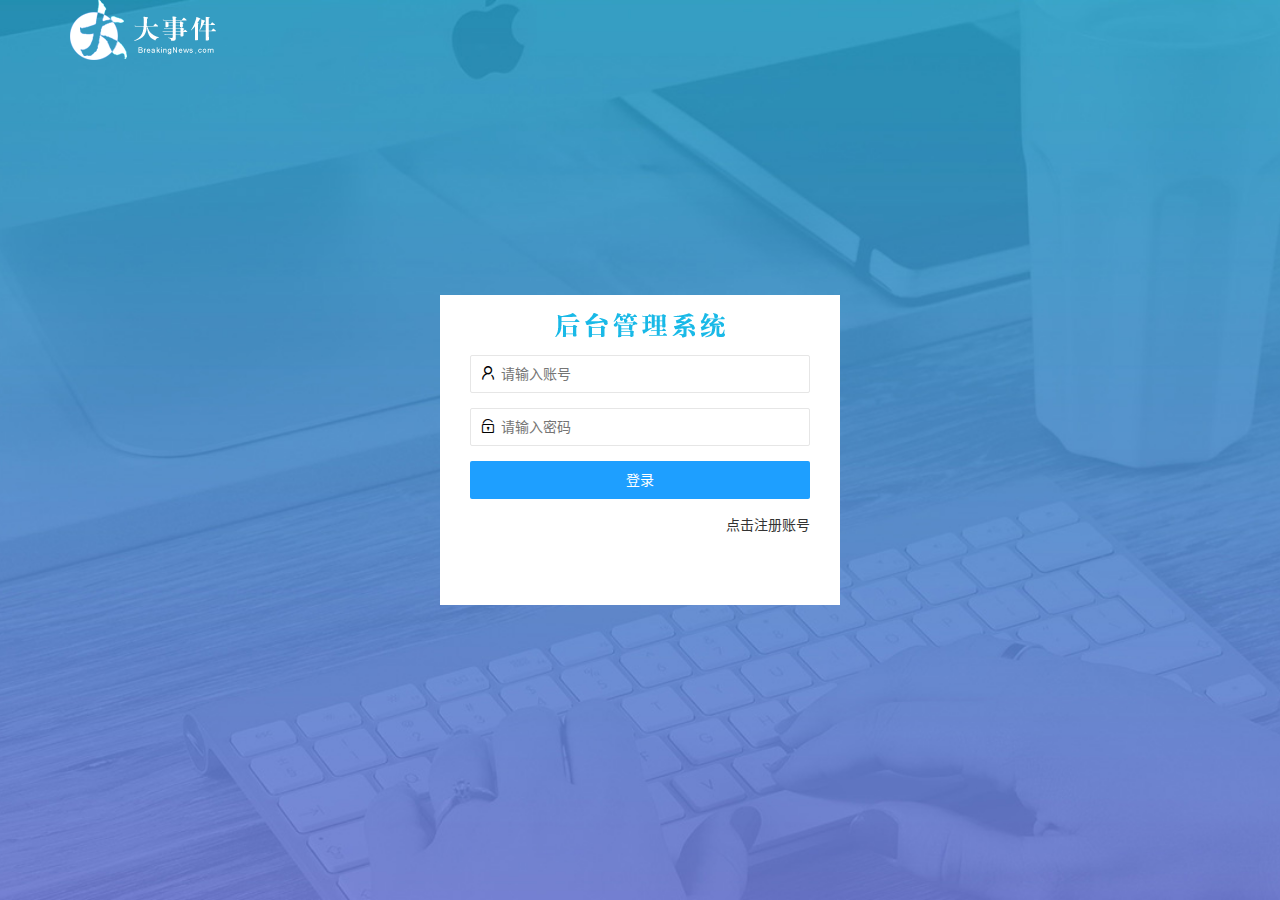
<file: login.html>
<!DOCTYPE html>
<html lang="zh-CN">

<head>
    <meta charset="UTF-8">
    <meta name="viewport" content="width=device-width, initial-scale=1.0">
    <title>大事件-登录/注册</title>
    <link rel="stylesheet" href="/assets/lib/layui/css/layui.css">
    <link rel="stylesheet" href="/assets/css/login.css">
</head>

<body>
    <!-- logo -->
    <div class="layui-main">
        <img src="/assets/images/logo.png">
    </div>
    <!-- 登录注册区域 -->
    <div class="loginAndRegBox">
        <div class="title-box"></div>
        <!-- 登录的div -->
        <div class="login-box">
            <form class="layui-form" action="" id="form_login">
                <div class="layui-form-item">
                    <i class="layui-icon layui-icon-username"></i>
                    <input type="text" name="username" required lay-verify="required" placeholder="请输入账号"
                        autocomplete="off" class="layui-input">
                </div>
                <div class="layui-form-item">
                    <i class="layui-icon layui-icon-password"></i>
                    <input type="text" name="password" required lay-verify="required|pwd" placeholder="请输入密码"
                        autocomplete="off" class="layui-input">
                </div>
                <div class="layui-form-item">
                    <button type="submit" class="layui-btn layui-btn-fluid layui-btn-normal" lay-submit
                        lay-filter="formDemo">登录</button>
                </div>
                <div class="layui-form-item">
                    <a href='Javascript:;' id="lik_reg">点击注册账号</a>
                </div>
            </form>

        </div>

        <!-- 注册的div -->
        <div class="reg-box" style="display: none;">
            <form class="layui-form" id="form_reg">
                <!-- 用户名 -->
                <div class="layui-form-item">
                    <i class="layui-icon layui-icon-username"></i>
                    <input type="text" name="username" required lay-verify="required" placeholder="请输入账号"
                        autocomplete="off" class="layui-input">
                </div>
                <!-- 密码 -->
                <div class="layui-form-item">
                    <i class="layui-icon layui-icon-password"></i>
                    <input type="text" name="password" required lay-verify="required|pwd" placeholder="请输入密码"
                        autocomplete="off" class="layui-input">
                </div>
                <!-- 确认密码 -->
                <div class="layui-form-item">
                    <i class="layui-icon layui-icon-password"></i>
                    <input type="" name="repassword" required lay-verify="required|pwd|repwd" placeholder="请确认密码"
                        autocomplete="off" class="layui-input">
                </div>
                <div class="layui-form-item">
                    <button type="submit" class="layui-btn layui-btn-fluid layui-btn-normal" lay-submit
                        lay-filter="formDemo">注册</button>
                </div>
                <div class="layui-form-item">
                    <a href='Javascript:;' id="link_login">点击登录账号</a>
                </div>
            </form>

        </div>
    </div>
    <script src="/assets/lib/layui/layui.all.js"></script>
    <script src="/assets/lib/jquery.js"></script>
    <script src="/assets/js/baseAPI.js"></script>
    <script src="/assets/js/login.js"></script>
</body>

</html>
</file>
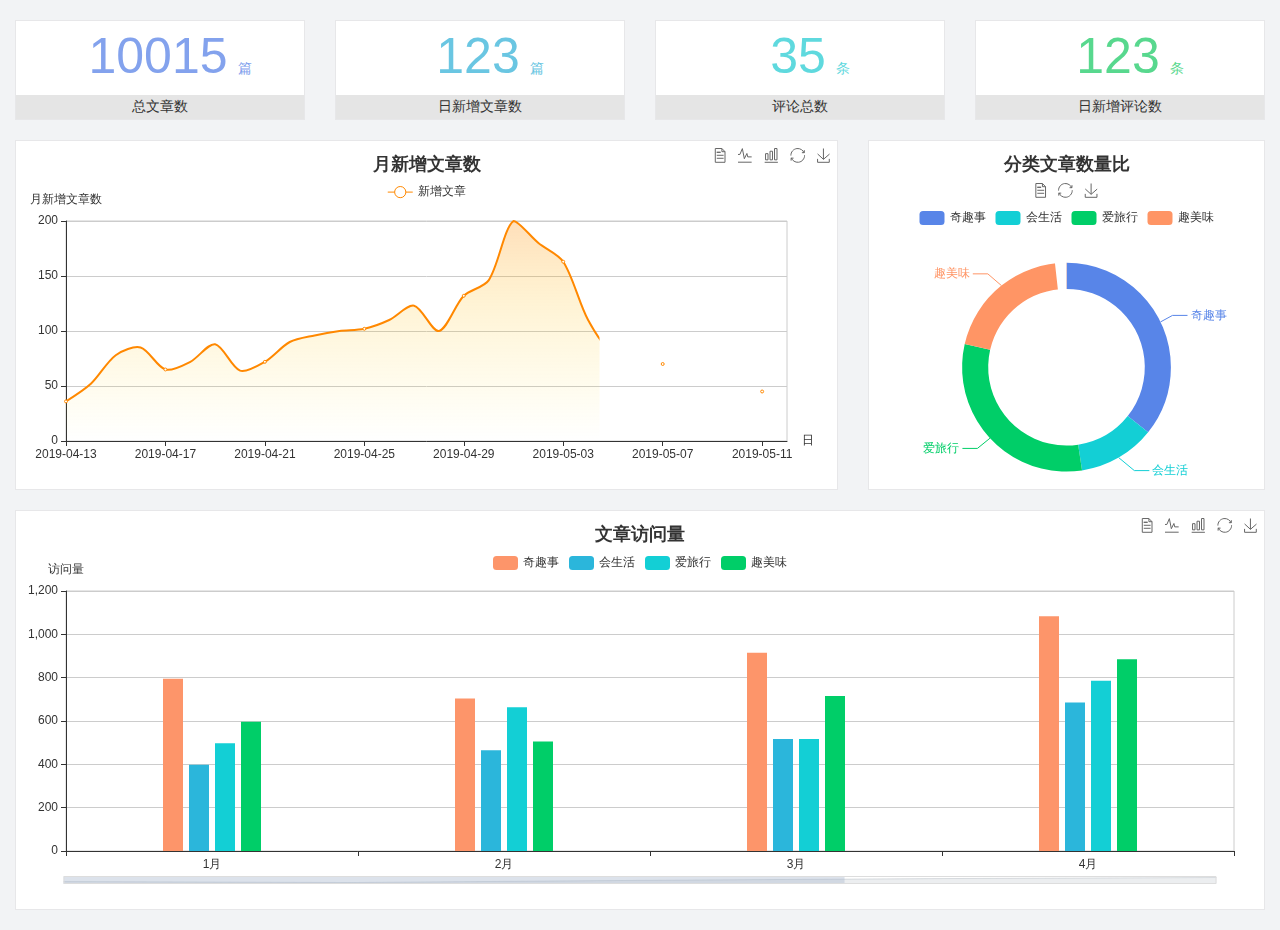
<file: home/dashboard.html>
<!DOCTYPE html>
<html lang="en">

<head>
  <meta charset="UTF-8">
  <meta name="viewport" content="width=device-width, initial-scale=1.0">
  <meta http-equiv="X-UA-Compatible" content="ie=edge">
  <title>图表统计</title>
  <link rel="stylesheet" href="../assets/lib/bootstrap.css" />
  <link rel="stylesheet" href="../assets/lib/main.css" />
  <script src="../assets/lib/jquery.js"></script>
  <script type="text/javascript" src="../assets/lib/echarts.min.js"></script>
</head>

<body>
  <div class="container-fluid">
    <div class="row spannel_list">
      <div class="col-sm-3 col-xs-6">
        <div class="spannel">
          <em>10015</em><span>篇</span>
          <b>总文章数</b>
        </div>
      </div>
      <div class="col-sm-3 col-xs-6">
        <div class="spannel scolor01">
          <em>123</em><span>篇</span>
          <b>日新增文章数</b>
        </div>
      </div>
      <div class="col-sm-3 col-xs-6">
        <div class="spannel scolor02">
          <em>35</em><span>条</span>
          <b>评论总数</b>
        </div>
      </div>
      <div class="col-sm-3 col-xs-6">
        <div class="spannel scolor03">
          <em>123</em><span>条</span>
          <b>日新增评论数</b>
        </div>
      </div>
    </div>
  </div>

  <div class="container-fluid">
    <div class="row curve-pie">
      <div class="col-lg-8 col-md-8">
        <div class="gragh_pannel" id="curve_show"></div>
      </div>
      <div class="col-lg-4 col-md-4">
        <div class="gragh_pannel" id="pie_show"></div>
      </div>
    </div>
  </div>

  <div class="container-fluid">
    <div class="column_pannel" id="column_show"></div>
  </div>

  <script>
    var oChart = echarts.init(document.getElementById('curve_show'));
    var aList_all = [
      { 'count': 36, 'date': '2019-04-13' },
      { 'count': 52, 'date': '2019-04-14' },
      { 'count': 78, 'date': '2019-04-15' },
      { 'count': 85, 'date': '2019-04-16' },
      { 'count': 65, 'date': '2019-04-17' },
      { 'count': 72, 'date': '2019-04-18' },
      { 'count': 88, 'date': '2019-04-19' },
      { 'count': 64, 'date': '2019-04-20' },
      { 'count': 72, 'date': '2019-04-21' },
      { 'count': 90, 'date': '2019-04-22' },
      { 'count': 96, 'date': '2019-04-23' },
      { 'count': 100, 'date': '2019-04-24' },
      { 'count': 102, 'date': '2019-04-25' },
      { 'count': 110, 'date': '2019-04-26' },
      { 'count': 123, 'date': '2019-04-27' },
      { 'count': 100, 'date': '2019-04-28' },
      { 'count': 132, 'date': '2019-04-29' },
      { 'count': 146, 'date': '2019-04-30' },
      { 'count': 200, 'date': '2019-05-01' },
      { 'count': 180, 'date': '2019-05-02' },
      { 'count': 163, 'date': '2019-05-03' },
      { 'count': 110, 'date': '2019-05-04' },
      { 'count': 80, 'date': '2019-05-05' },
      { 'count': 82, 'date': '2019-05-06' },
      { 'count': 70, 'date': '2019-05-07' },
      { 'count': 65, 'date': '2019-05-08' },
      { 'count': 54, 'date': '2019-05-09' },
      { 'count': 40, 'date': '2019-05-10' },
      { 'count': 45, 'date': '2019-05-11' },
      { 'count': 38, 'date': '2019-05-12' },
    ];

    let aCount = [];
    let aDate = [];

    for (var i = 0; i < aList_all.length; i++) {
      aCount.push(aList_all[i].count);
      aDate.push(aList_all[i].date);
    }

    var chartopt = {
      title: {
        text: '月新增文章数',
        left: 'center',
        top: '10'
      },
      tooltip: {
        trigger: 'axis'
      },
      legend: {
        data: ['新增文章'],
        top: '40'
      },
      toolbox: {
        show: true,
        feature: {
          mark: { show: true },
          dataView: { show: true, readOnly: false },
          magicType: { show: true, type: ['line', 'bar'] },
          restore: { show: true },
          saveAsImage: { show: true }
        }
      },
      calculable: true,
      xAxis: [
        {
          name: '日',
          type: 'category',
          boundaryGap: false,
          data: aDate
        }
      ],
      yAxis: [
        {
          name: '月新增文章数',
          type: 'value'
        }
      ],
      series: [
        {
          name: '新增文章',
          type: 'line',
          smooth: true,
          itemStyle: { normal: { areaStyle: { type: 'default' }, color: '#f80' }, lineStyle: { color: '#f80' } },
          data: aCount
        }],
      areaStyle: {
        normal: {
          color: new echarts.graphic.LinearGradient(0, 0, 0, 1, [{
            offset: 0,
            color: 'rgba(255,136,0,0.39)'
          }, {
            offset: .34,
            color: 'rgba(255,180,0,0.25)'
          }, {
            offset: 1,
            color: 'rgba(255,222,0,0.00)'
          }])

        }
      },
      grid: {
        show: true,
        x: 50,
        x2: 50,
        y: 80,
        height: 220
      }
    };

    oChart.setOption(chartopt);


    var oPie = echarts.init(document.getElementById('pie_show'));
    var oPieopt =
    {
      title: {
        top: 10,
        text: '分类文章数量比',
        x: 'center'
      },
      tooltip: {
        trigger: 'item',
        formatter: "{a} <br/>{b} : {c} ({d}%)"
      },
      color: ['#5885e8', '#13cfd5', '#00ce68', '#ff9565'],
      legend: {
        x: 'center',
        top: 65,
        data: ['奇趣事', '会生活', '爱旅行', '趣美味']
      },
      toolbox: {
        show: true,
        x: 'center',
        top: 35,
        feature: {
          mark: { show: true },
          dataView: { show: true, readOnly: false },
          magicType: {
            show: true,
            type: ['pie', 'funnel'],
            option: {
              funnel: {
                x: '25%',
                width: '50%',
                funnelAlign: 'left',
                max: 1548
              }
            }
          },
          restore: { show: true },
          saveAsImage: { show: true }
        }
      },
      calculable: true,
      series: [
        {
          name: '访问来源',
          type: 'pie',
          radius: ['45%', '60%'],
          center: ['50%', '65%'],
          data: [
            { value: 300, name: '奇趣事' },
            { value: 100, name: '会生活' },
            { value: 260, name: '爱旅行' },
            { value: 180, name: '趣美味' }
          ]
        }
      ]
    };
    oPie.setOption(oPieopt);



    var oColumn = this.echarts.init(document.getElementById('column_show'));
    var oColumnopt =
    {
      title: {
        text: '文章访问量',
        left: 'center',
        top: '10'
      },
      tooltip: {
        trigger: 'axis'
      },
      legend: {
        data: ['奇趣事', '会生活', '爱旅行', '趣美味'],
        top: '40'
      },
      toolbox: {
        show: true,
        feature: {
          mark: { show: true },
          dataView: { show: true, readOnly: false },
          magicType: { show: true, type: ['line', 'bar'] },
          restore: { show: true },
          saveAsImage: { show: true }
        }
      },
      calculable: true,
      xAxis: [
        {
          type: 'category',
          data: ['1月', '2月', '3月', '4月', '5月']
        }
      ],
      yAxis: [
        {
          name: '访问量',
          type: 'value'
        }
      ],
      series: [
        {
          name: '奇趣事',
          type: 'bar',
          barWidth: 20,
          itemStyle: {
            normal: { areaStyle: { type: 'default' }, color: '#fd956a' }
          },
          data: [800, 708, 920, 1090, 1200]
        },
        {
          name: '会生活',
          type: 'bar',
          barWidth: 20,
          itemStyle: {
            normal: { areaStyle: { type: 'default' }, color: '#2bb6db' }
          },
          data: [400, 468, 520, 690, 800]
        },
        {
          name: '爱旅行',
          type: 'bar',
          barWidth: 20,
          itemStyle: {
            normal: { areaStyle: { type: 'default' }, color: '#13cfd5' }
          },
          data: [500, 668, 520, 790, 900]
        },
        {
          name: '趣美味',
          type: 'bar',
          barWidth: 20,
          itemStyle: {
            normal: { areaStyle: { type: 'default' }, color: '#00ce68' }
          },
          data: [600, 508, 720, 890, 1000]
        }
      ],
      grid: {
        show: true,
        x: 50,
        x2: 30,
        y: 80,
        height: 260
      },
      dataZoom: [//给x轴设置滚动条
        {
          start: 0,//默认为0
          end: 100 - 1000 / 31,//默认为100
          type: 'slider',
          show: true,
          xAxisIndex: [0],
          handleSize: 0,//滑动条的 左右2个滑动条的大小
          height: 8,//组件高度
          left: 45, //左边的距离
          right: 50,//右边的距离
          bottom: 26,//右边的距离
          handleColor: '#ddd',//h滑动图标的颜色
          handleStyle: {
            borderColor: "#cacaca",
            borderWidth: "1",
            shadowBlur: 2,
            background: "#ddd",
            shadowColor: "#ddd",
          }
        }]
    };
    oColumn.setOption(oColumnopt);
  </script>
</body>

</html>
</file>
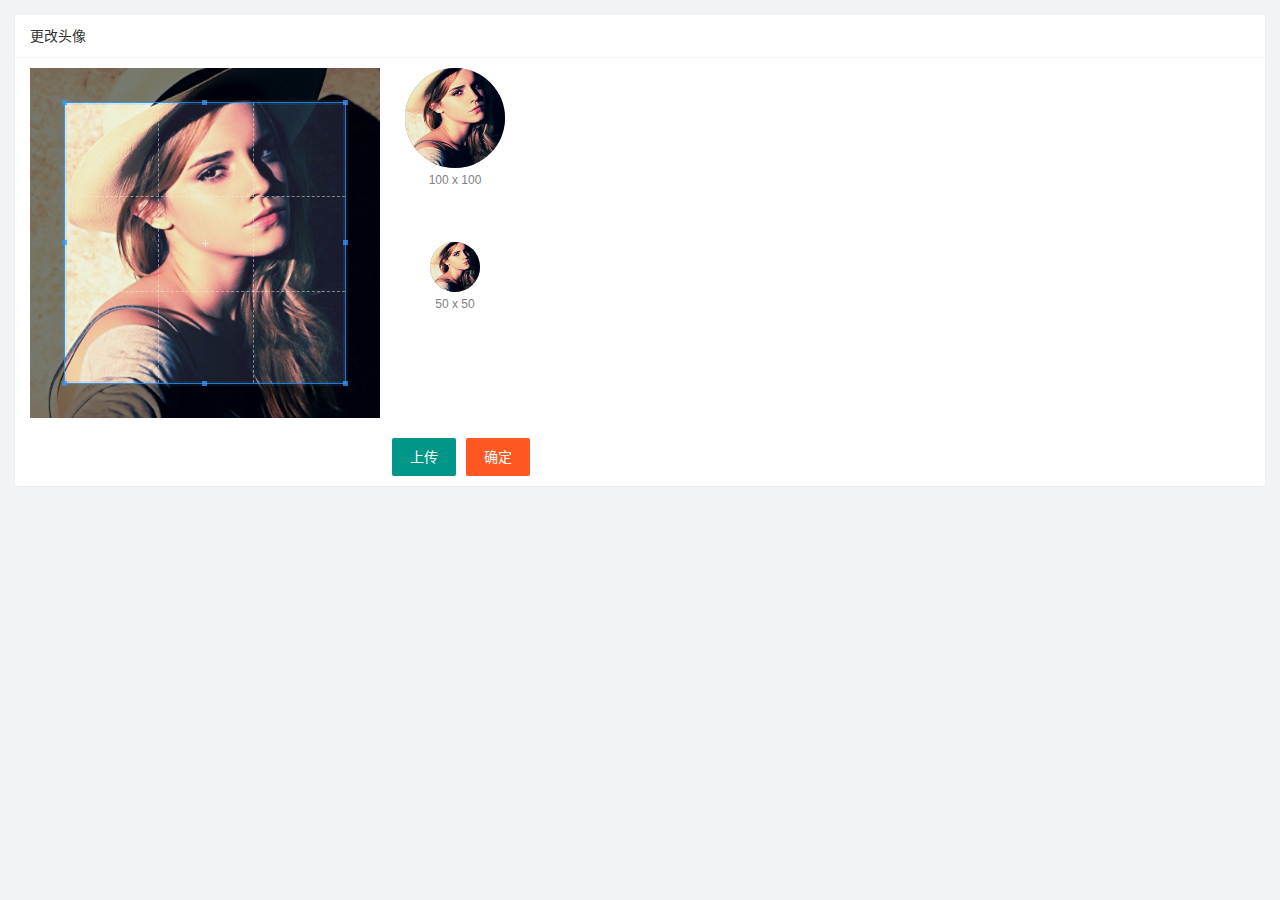
<file: user/user_avatar.html>
<!DOCTYPE html>
<html lang="zh-CN">

<head>
    <meta charset="UTF-8">
    <meta name="viewport" content="width=device-width, initial-scale=1.0">
    <title>Document</title>
    <link rel="stylesheet" href="/assets/lib/layui/css/layui.css">
    <link rel="stylesheet" href="/assets/css/user/user_avatar.css">
    <link rel="stylesheet" href="/assets/lib/cropper/cropper.css" />
</head>

<body>
    <!-- 卡片区域 -->
    <div class="layui-card">
        <div class="layui-card-header">更改头像</div>
        <div class="layui-card-body">
            <!-- 图片区域 -->
            <!-- 第一行 -->
            <div class="row1">
                <!-- 图片裁剪区域 -->
                <div class="cropper-box">
                    <img id="image" src="/assets/images/sample.jpg" />
                </div>
                <!-- 图片的预览区域 -->
                <div class="preview-box">
                    <div>
                        <!--  100px -->
                        <div class="img-preview w100"></div>
                        <p class="size">100 x 100</p>
                    </div>
                    <div>
                        <!--  50px  -->
                        <div class="img-preview w50"></div>
                        <p class="size">50 x 50</p>
                    </div>
                </div>
            </div>
            <!-- 第二行的按钮区域 -->
            <div class="row2">
                <input id="file" type="file" accept="image/png,image/jpeg" style="display: none;">
                <button id="btnChooseImage" type="button" class="layui-btn">上传</button>
                <button id="btnUpload" type="button" class="layui-btn layui-btn-danger">确定</button>
            </div>

        </div>
    </div>
    <script src="/assets/lib/jquery.js"></script>
    <script src="/assets/lib/cropper/Cropper.js"></script>
    <script src="/assets/lib/cropper/jquery-cropper.js"></script>
    <script src="/assets/lib/layui/layui.all.js"></script>
    <script src="/assets/js/baseAPI.js"></script>
    <script src="/assets/js/user/user_avatar.js"></script>
</body>

</html>
</file>
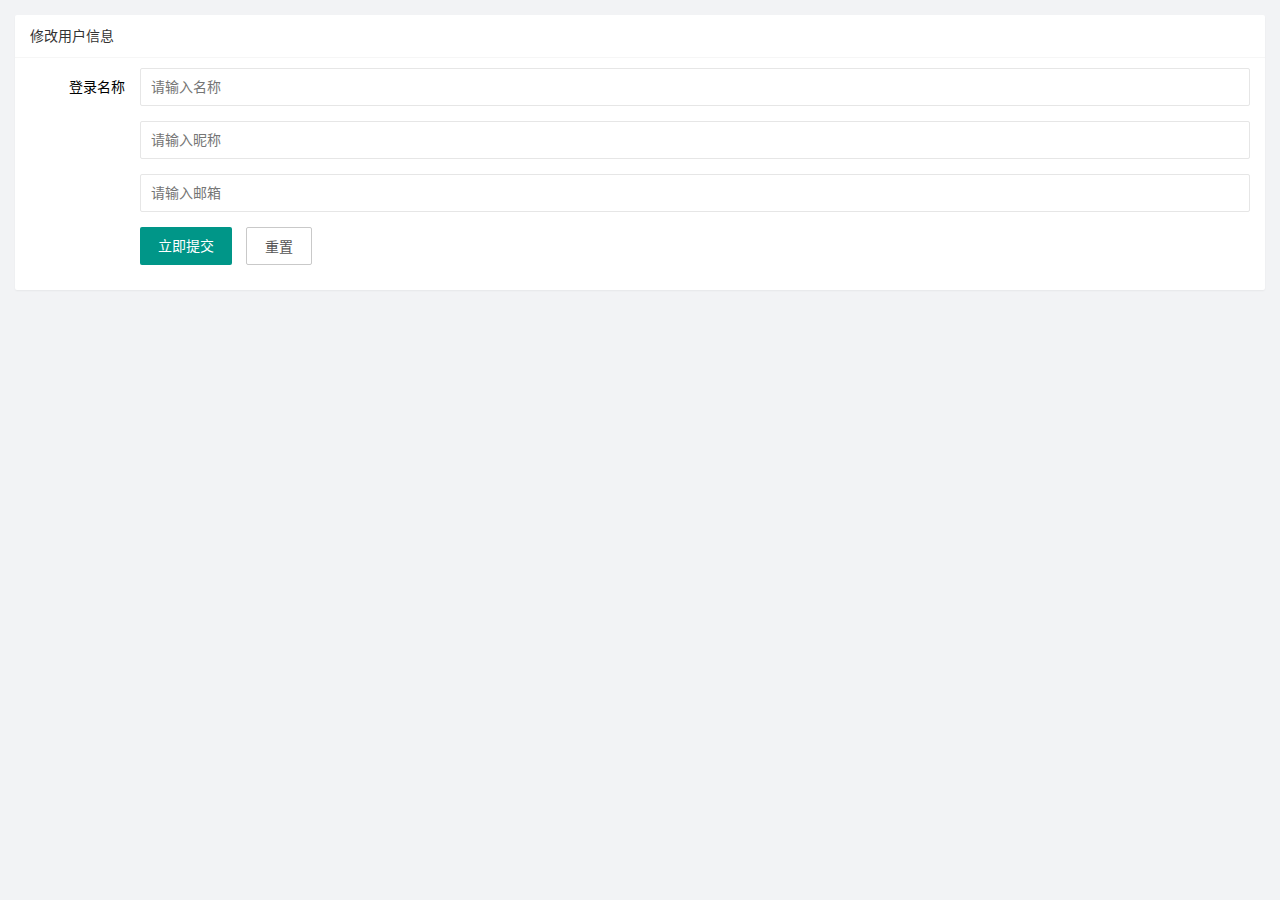
<file: user/user_info.html>
<!DOCTYPE html>
<html lang="zh-CN">

<head>
    <meta charset="UTF-8">
    <meta name="viewport" content="width=device-width, initial-scale=1.0">
    <title>Document</title>
    <link rel="stylesheet" href="/assets/lib/layui/css/layui.css">
    <link rel="stylesheet" href="/assets/css/user/user_info.css">
</head>

<body>
    <div class="layui-card">
        <div class="layui-card-header">修改用户信息</div>
        <div class="layui-card-body">
            <form class="layui-form" action="" lay-filter='formUserInfo'>
                <!-- 隐藏域保存id -->
                <input type="hidden" name="id">
                <!-- 登录名称 -->
                <div class="layui-form-item">
                    <label class="layui-form-label">登录名称</label>
                    <div class="layui-input-block">
                        <input type="text" name="username" required lay-verify="required" placeholder="请输入名称"
                            autocomplete="off" class="layui-input">
                    </div>
                </div>
                <!-- 用户昵称 -->
                <div class="layui-form-item">
                    <label class="layui-form-label"></label>
                    <div class="layui-input-block">
                        <input type="text" name="nickname" required lay-verify="required|nickname" placeholder="请输入昵称"
                            autocomplete="off" class="layui-input">
                    </div>
                </div>
                <!-- 登录邮箱 -->
                <div class="layui-form-item">
                    <label class="layui-form-label"></label>
                    <div class="layui-input-block">
                        <input type="text" name="email" required lay-verify="required|email" placeholder="请输入邮箱"
                            autocomplete="off" class="layui-input">
                    </div>
                </div>
                <!-- 按钮 -->
                <div class="layui-form-item">
                    <div class="layui-input-block">
                        <button class="layui-btn" lay-submit lay-filter="formDemo">立即提交</button>
                        <button type="reset" class="layui-btn layui-btn-primary" id="btnReset">重置</button>
                    </div>
                </div>
            </form>
        </div>
    </div>
    <script src="/assets/lib/layui/layui.all.js"></script>
    <script src="/assets/lib/jquery.js"></script>
    <script src="/assets/js/baseAPI.js"></script>
    <script src="/assets/js/user/user_info.js"></script>
</body>

</html>
</file>
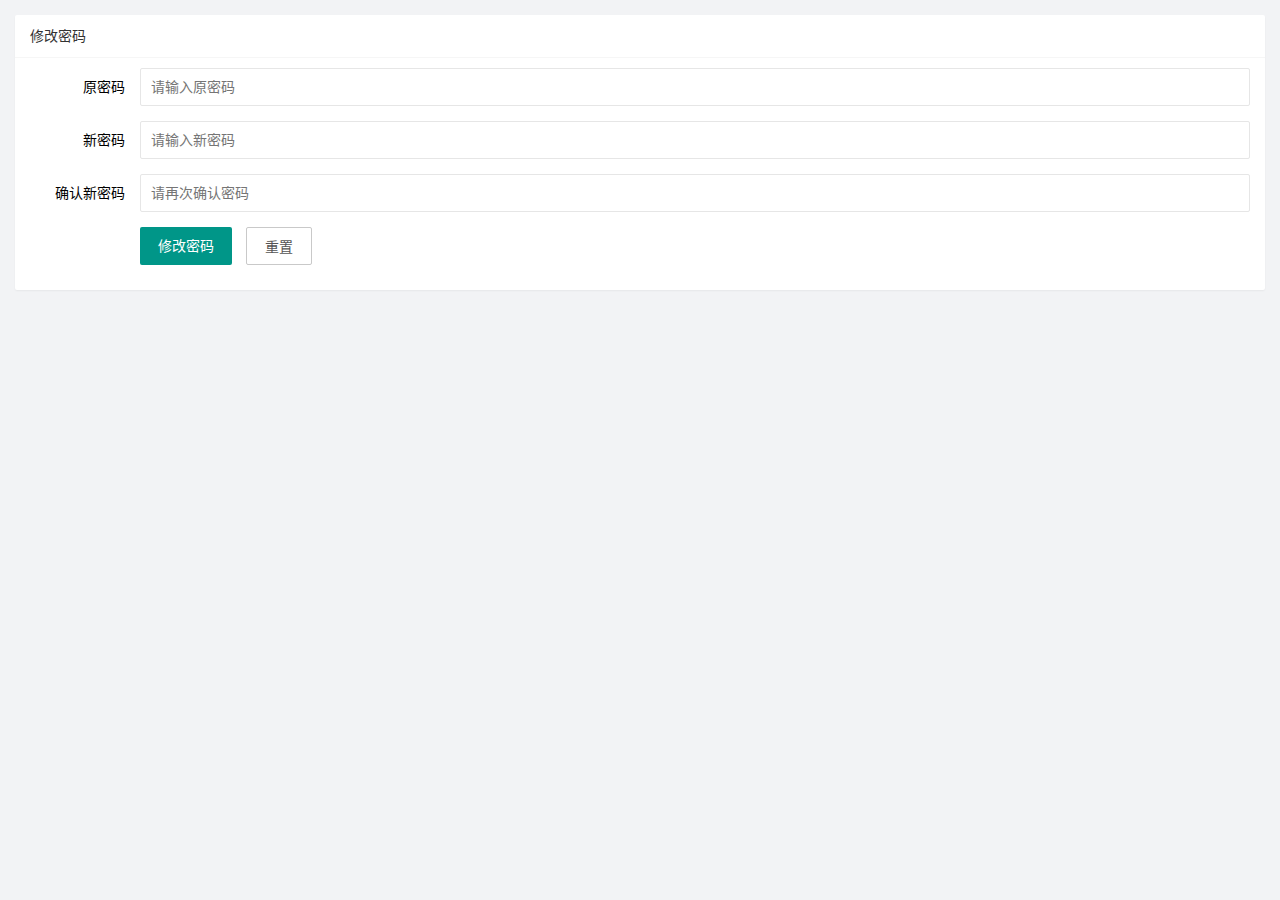
<file: user/user_pwd.html>
<!DOCTYPE html>
<html lang="zh-CN">

<head>
    <meta charset="UTF-8">
    <meta name="viewport" content="width=device-width, initial-scale=1.0">
    <title>Document</title>
    <link rel="stylesheet" href="/assets/lib/layui/css/layui.css">
    <link rel="stylesheet" href="/assets/css/user/user_pwd.css">
</head>

<body>
    <div class="layui-card">
        <div class="layui-card-header">修改密码</div>
        <div class="layui-card-body">
            <form class="layui-form">
                <div class="layui-form-item">
                    <label class="layui-form-label">原密码</label>
                    <div class="layui-input-block">
                        <input type="password" name="oldPwd" required lay-verify="required|pwd" placeholder="请输入原密码"
                            autocomplete="off" class="layui-input" />
                    </div>
                </div>
                <div class="layui-form-item">
                    <label class="layui-form-label">新密码</label>
                    <div class="layui-input-block">
                        <input type="password" name="newPwd" required lay-verify="required|pwd|samePwd"
                            placeholder="请输入新密码" autocomplete="off" class="layui-input" />
                    </div>
                </div>
                <div class="layui-form-item">
                    <label class="layui-form-label">确认新密码</label>
                    <div class="layui-input-block">
                        <input type="password" name="rePwd" required lay-verify="required|pwd|rePwd"
                            placeholder="请再次确认密码" autocomplete="off" class="layui-input" />
                    </div>
                </div>
                <div class="layui-form-item">
                    <div class="layui-input-block">
                        <button class="layui-btn" lay-submit lay-filter="formDemo">修改密码</button>
                        <button type="reset" class="layui-btn layui-btn-primary">重置</button>
                    </div>
                </div>
            </form>
        </div>
    </div>
    <script src="/assets/lib/layui/layui.all.js"></script>
    <script src="/assets/lib/jquery.js"></script>
    <script src="/assets/js/baseAPI.js"></script>
    <script src="/assets/js/user/user_pwd.js"></script>
</body>

</html>
</file>
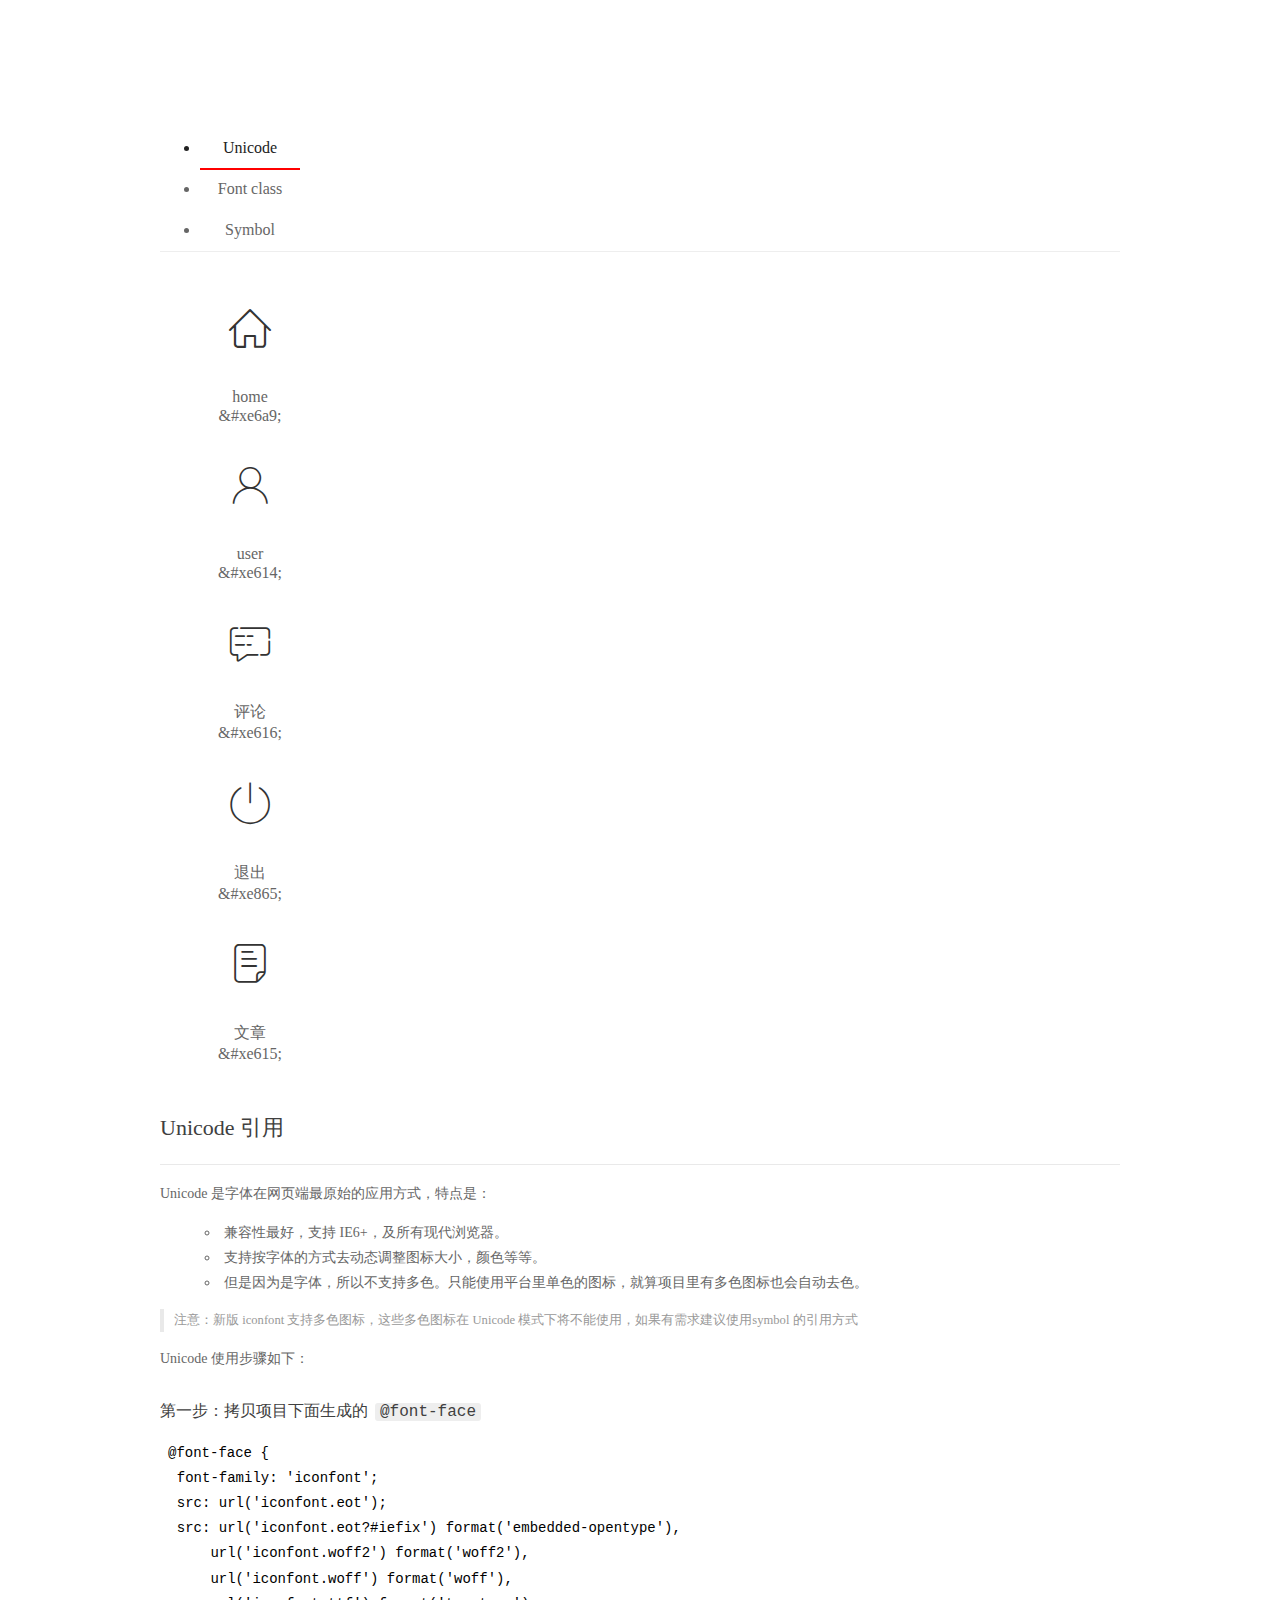
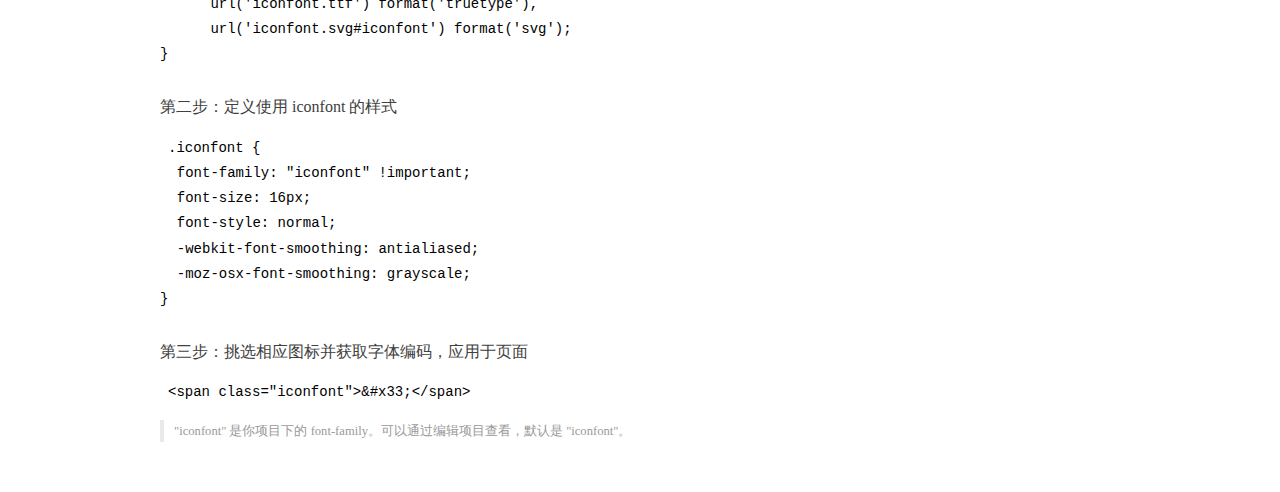
<file: assets/fonts/demo_index.html>
<!DOCTYPE html>
<html>
<head>
  <meta charset="utf-8"/>
  <title>IconFont Demo</title>
  <link rel="shortcut icon" href="https://gtms04.alicdn.com/tps/i4/TB1_oz6GVXXXXaFXpXXJDFnIXXX-64-64.ico" type="image/x-icon"/>
  <link rel="stylesheet" href="https://g.alicdn.com/thx/cube/1.3.2/cube.min.css">
  <link rel="stylesheet" href="demo.css">
  <link rel="stylesheet" href="iconfont.css">
  <script src="iconfont.js"></script>
  <!-- jQuery -->
  <script src="https://a1.alicdn.com/oss/uploads/2018/12/26/7bfddb60-08e8-11e9-9b04-53e73bb6408b.js"></script>
  <!-- 代码高亮 -->
  <script src="https://a1.alicdn.com/oss/uploads/2018/12/26/a3f714d0-08e6-11e9-8a15-ebf944d7534c.js"></script>
</head>
<body>
  <div class="main">
    <h1 class="logo"><a href="https://www.iconfont.cn/" title="iconfont 首页" target="_blank">&#xe86b;</a></h1>
    <div class="nav-tabs">
      <ul id="tabs" class="dib-box">
        <li class="dib active"><span>Unicode</span></li>
        <li class="dib"><span>Font class</span></li>
        <li class="dib"><span>Symbol</span></li>
      </ul>
      
    </div>
    <div class="tab-container">
      <div class="content unicode" style="display: block;">
          <ul class="icon_lists dib-box">
          
            <li class="dib">
              <span class="icon iconfont">&#xe6a9;</span>
                <div class="name">home</div>
                <div class="code-name">&amp;#xe6a9;</div>
              </li>
          
            <li class="dib">
              <span class="icon iconfont">&#xe614;</span>
                <div class="name">user</div>
                <div class="code-name">&amp;#xe614;</div>
              </li>
          
            <li class="dib">
              <span class="icon iconfont">&#xe616;</span>
                <div class="name">评论</div>
                <div class="code-name">&amp;#xe616;</div>
              </li>
          
            <li class="dib">
              <span class="icon iconfont">&#xe865;</span>
                <div class="name">退出</div>
                <div class="code-name">&amp;#xe865;</div>
              </li>
          
            <li class="dib">
              <span class="icon iconfont">&#xe615;</span>
                <div class="name">文章</div>
                <div class="code-name">&amp;#xe615;</div>
              </li>
          
          </ul>
          <div class="article markdown">
          <h2 id="unicode-">Unicode 引用</h2>
          <hr>

          <p>Unicode 是字体在网页端最原始的应用方式，特点是：</p>
          <ul>
            <li>兼容性最好，支持 IE6+，及所有现代浏览器。</li>
            <li>支持按字体的方式去动态调整图标大小，颜色等等。</li>
            <li>但是因为是字体，所以不支持多色。只能使用平台里单色的图标，就算项目里有多色图标也会自动去色。</li>
          </ul>
          <blockquote>
            <p>注意：新版 iconfont 支持多色图标，这些多色图标在 Unicode 模式下将不能使用，如果有需求建议使用symbol 的引用方式</p>
          </blockquote>
          <p>Unicode 使用步骤如下：</p>
          <h3 id="-font-face">第一步：拷贝项目下面生成的 <code>@font-face</code></h3>
<pre><code class="language-css"
>@font-face {
  font-family: 'iconfont';
  src: url('iconfont.eot');
  src: url('iconfont.eot?#iefix') format('embedded-opentype'),
      url('iconfont.woff2') format('woff2'),
      url('iconfont.woff') format('woff'),
      url('iconfont.ttf') format('truetype'),
      url('iconfont.svg#iconfont') format('svg');
}
</code></pre>
          <h3 id="-iconfont-">第二步：定义使用 iconfont 的样式</h3>
<pre><code class="language-css"
>.iconfont {
  font-family: "iconfont" !important;
  font-size: 16px;
  font-style: normal;
  -webkit-font-smoothing: antialiased;
  -moz-osx-font-smoothing: grayscale;
}
</code></pre>
          <h3 id="-">第三步：挑选相应图标并获取字体编码，应用于页面</h3>
<pre>
<code class="language-html"
>&lt;span class="iconfont"&gt;&amp;#x33;&lt;/span&gt;
</code></pre>
          <blockquote>
            <p>"iconfont" 是你项目下的 font-family。可以通过编辑项目查看，默认是 "iconfont"。</p>
          </blockquote>
          </div>
      </div>
      <div class="content font-class">
        <ul class="icon_lists dib-box">
          
          <li class="dib">
            <span class="icon iconfont icon-home"></span>
            <div class="name">
              home
            </div>
            <div class="code-name">.icon-home
            </div>
          </li>
          
          <li class="dib">
            <span class="icon iconfont icon-user"></span>
            <div class="name">
              user
            </div>
            <div class="code-name">.icon-user
            </div>
          </li>
          
          <li class="dib">
            <span class="icon iconfont icon-pinglun"></span>
            <div class="name">
              评论
            </div>
            <div class="code-name">.icon-pinglun
            </div>
          </li>
          
          <li class="dib">
            <span class="icon iconfont icon-tuichu"></span>
            <div class="name">
              退出
            </div>
            <div class="code-name">.icon-tuichu
            </div>
          </li>
          
          <li class="dib">
            <span class="icon iconfont icon-16"></span>
            <div class="name">
              文章
            </div>
            <div class="code-name">.icon-16
            </div>
          </li>
          
        </ul>
        <div class="article markdown">
        <h2 id="font-class-">font-class 引用</h2>
        <hr>

        <p>font-class 是 Unicode 使用方式的一种变种，主要是解决 Unicode 书写不直观，语意不明确的问题。</p>
        <p>与 Unicode 使用方式相比，具有如下特点：</p>
        <ul>
          <li>兼容性良好，支持 IE8+，及所有现代浏览器。</li>
          <li>相比于 Unicode 语意明确，书写更直观。可以很容易分辨这个 icon 是什么。</li>
          <li>因为使用 class 来定义图标，所以当要替换图标时，只需要修改 class 里面的 Unicode 引用。</li>
          <li>不过因为本质上还是使用的字体，所以多色图标还是不支持的。</li>
        </ul>
        <p>使用步骤如下：</p>
        <h3 id="-fontclass-">第一步：引入项目下面生成的 fontclass 代码：</h3>
<pre><code class="language-html">&lt;link rel="stylesheet" href="./iconfont.css"&gt;
</code></pre>
        <h3 id="-">第二步：挑选相应图标并获取类名，应用于页面：</h3>
<pre><code class="language-html">&lt;span class="iconfont icon-xxx"&gt;&lt;/span&gt;
</code></pre>
        <blockquote>
          <p>"
            iconfont" 是你项目下的 font-family。可以通过编辑项目查看，默认是 "iconfont"。</p>
        </blockquote>
      </div>
      </div>
      <div class="content symbol">
          <ul class="icon_lists dib-box">
          
            <li class="dib">
                <svg class="icon svg-icon" aria-hidden="true">
                  <use xlink:href="#icon-home"></use>
                </svg>
                <div class="name">home</div>
                <div class="code-name">#icon-home</div>
            </li>
          
            <li class="dib">
                <svg class="icon svg-icon" aria-hidden="true">
                  <use xlink:href="#icon-user"></use>
                </svg>
                <div class="name">user</div>
                <div class="code-name">#icon-user</div>
            </li>
          
            <li class="dib">
                <svg class="icon svg-icon" aria-hidden="true">
                  <use xlink:href="#icon-pinglun"></use>
                </svg>
                <div class="name">评论</div>
                <div class="code-name">#icon-pinglun</div>
            </li>
          
            <li class="dib">
                <svg class="icon svg-icon" aria-hidden="true">
                  <use xlink:href="#icon-tuichu"></use>
                </svg>
                <div class="name">退出</div>
                <div class="code-name">#icon-tuichu</div>
            </li>
          
            <li class="dib">
                <svg class="icon svg-icon" aria-hidden="true">
                  <use xlink:href="#icon-16"></use>
                </svg>
                <div class="name">文章</div>
                <div class="code-name">#icon-16</div>
            </li>
          
          </ul>
          <div class="article markdown">
          <h2 id="symbol-">Symbol 引用</h2>
          <hr>

          <p>这是一种全新的使用方式，应该说这才是未来的主流，也是平台目前推荐的用法。相关介绍可以参考这篇<a href="">文章</a>
            这种用法其实是做了一个 SVG 的集合，与另外两种相比具有如下特点：</p>
          <ul>
            <li>支持多色图标了，不再受单色限制。</li>
            <li>通过一些技巧，支持像字体那样，通过 <code>font-size</code>, <code>color</code> 来调整样式。</li>
            <li>兼容性较差，支持 IE9+，及现代浏览器。</li>
            <li>浏览器渲染 SVG 的性能一般，还不如 png。</li>
          </ul>
          <p>使用步骤如下：</p>
          <h3 id="-symbol-">第一步：引入项目下面生成的 symbol 代码：</h3>
<pre><code class="language-html">&lt;script src="./iconfont.js"&gt;&lt;/script&gt;
</code></pre>
          <h3 id="-css-">第二步：加入通用 CSS 代码（引入一次就行）：</h3>
<pre><code class="language-html">&lt;style&gt;
.icon {
  width: 1em;
  height: 1em;
  vertical-align: -0.15em;
  fill: currentColor;
  overflow: hidden;
}
&lt;/style&gt;
</code></pre>
          <h3 id="-">第三步：挑选相应图标并获取类名，应用于页面：</h3>
<pre><code class="language-html">&lt;svg class="icon" aria-hidden="true"&gt;
  &lt;use xlink:href="#icon-xxx"&gt;&lt;/use&gt;
&lt;/svg&gt;
</code></pre>
          </div>
      </div>

    </div>
  </div>
  <script>
  $(document).ready(function () {
      $('.tab-container .content:first').show()

      $('#tabs li').click(function (e) {
        var tabContent = $('.tab-container .content')
        var index = $(this).index()

        if ($(this).hasClass('active')) {
          return
        } else {
          $('#tabs li').removeClass('active')
          $(this).addClass('active')

          tabContent.hide().eq(index).fadeIn()
        }
      })
    })
  </script>
</body>
</html>
</file>
<file: assets/lib/layui/css/layui.css>
/** layui-v2.5.5 MIT License By https://www.layui.com */
 .layui-inline,img{display:inline-block;vertical-align:middle}h1,h2,h3,h4,h5,h6{font-weight:400}.layui-edge,.layui-header,.layui-inline,.layui-main{position:relative}.layui-body,.layui-edge,.layui-elip{overflow:hidden}.layui-btn,.layui-edge,.layui-inline,img{vertical-align:middle}.layui-btn,.layui-disabled,.layui-icon,.layui-unselect{-moz-user-select:none;-webkit-user-select:none;-ms-user-select:none}.layui-elip,.layui-form-checkbox span,.layui-form-pane .layui-form-label{text-overflow:ellipsis;white-space:nowrap}.layui-breadcrumb,.layui-tree-btnGroup{visibility:hidden}blockquote,body,button,dd,div,dl,dt,form,h1,h2,h3,h4,h5,h6,input,li,ol,p,pre,td,textarea,th,ul{margin:0;padding:0;-webkit-tap-highlight-color:rgba(0,0,0,0)}a:active,a:hover{outline:0}img{border:none}li{list-style:none}table{border-collapse:collapse;border-spacing:0}h4,h5,h6{font-size:100%}button,input,optgroup,option,select,textarea{font-family:inherit;font-size:inherit;font-style:inherit;font-weight:inherit;outline:0}pre{white-space:pre-wrap;white-space:-moz-pre-wrap;white-space:-pre-wrap;white-space:-o-pre-wrap;word-wrap:break-word}body{line-height:24px;font:14px Helvetica Neue,Helvetica,PingFang SC,Tahoma,Arial,sans-serif}hr{height:1px;margin:10px 0;border:0;clear:both}a{color:#333;text-decoration:none}a:hover{color:#777}a cite{font-style:normal;*cursor:pointer}.layui-border-box,.layui-border-box *{box-sizing:border-box}.layui-box,.layui-box *{box-sizing:content-box}.layui-clear{clear:both;*zoom:1}.layui-clear:after{content:'\20';clear:both;*zoom:1;display:block;height:0}.layui-inline{*display:inline;*zoom:1}.layui-edge{display:inline-block;width:0;height:0;border-width:6px;border-style:dashed;border-color:transparent}.layui-edge-top{top:-4px;border-bottom-color:#999;border-bottom-style:solid}.layui-edge-right{border-left-color:#999;border-left-style:solid}.layui-edge-bottom{top:2px;border-top-color:#999;border-top-style:solid}.layui-edge-left{border-right-color:#999;border-right-style:solid}.layui-disabled,.layui-disabled:hover{color:#d2d2d2!important;cursor:not-allowed!important}.layui-circle{border-radius:100%}.layui-show{display:block!important}.layui-hide{display:none!important}@font-face{font-family:layui-icon;src:url(../font/iconfont.eot?v=250);src:url(../font/iconfont.eot?v=250#iefix) format('embedded-opentype'),url(../font/iconfont.woff2?v=250) format('woff2'),url(../font/iconfont.woff?v=250) format('woff'),url(../font/iconfont.ttf?v=250) format('truetype'),url(../font/iconfont.svg?v=250#layui-icon) format('svg')}.layui-icon{font-family:layui-icon!important;font-size:16px;font-style:normal;-webkit-font-smoothing:antialiased;-moz-osx-font-smoothing:grayscale}.layui-icon-reply-fill:before{content:"\e611"}.layui-icon-set-fill:before{content:"\e614"}.layui-icon-menu-fill:before{content:"\e60f"}.layui-icon-search:before{content:"\e615"}.layui-icon-share:before{content:"\e641"}.layui-icon-set-sm:before{content:"\e620"}.layui-icon-engine:before{content:"\e628"}.layui-icon-close:before{content:"\1006"}.layui-icon-close-fill:before{content:"\1007"}.layui-icon-chart-screen:before{content:"\e629"}.layui-icon-star:before{content:"\e600"}.layui-icon-circle-dot:before{content:"\e617"}.layui-icon-chat:before{content:"\e606"}.layui-icon-release:before{content:"\e609"}.layui-icon-list:before{content:"\e60a"}.layui-icon-chart:before{content:"\e62c"}.layui-icon-ok-circle:before{content:"\1005"}.layui-icon-layim-theme:before{content:"\e61b"}.layui-icon-table:before{content:"\e62d"}.layui-icon-right:before{content:"\e602"}.layui-icon-left:before{content:"\e603"}.layui-icon-cart-simple:before{content:"\e698"}.layui-icon-face-cry:before{content:"\e69c"}.layui-icon-face-smile:before{content:"\e6af"}.layui-icon-survey:before{content:"\e6b2"}.layui-icon-tree:before{content:"\e62e"}.layui-icon-upload-circle:before{content:"\e62f"}.layui-icon-add-circle:before{content:"\e61f"}.layui-icon-download-circle:before{content:"\e601"}.layui-icon-templeate-1:before{content:"\e630"}.layui-icon-util:before{content:"\e631"}.layui-icon-face-surprised:before{content:"\e664"}.layui-icon-edit:before{content:"\e642"}.layui-icon-speaker:before{content:"\e645"}.layui-icon-down:before{content:"\e61a"}.layui-icon-file:before{content:"\e621"}.layui-icon-layouts:before{content:"\e632"}.layui-icon-rate-half:before{content:"\e6c9"}.layui-icon-add-circle-fine:before{content:"\e608"}.layui-icon-prev-circle:before{content:"\e633"}.layui-icon-read:before{content:"\e705"}.layui-icon-404:before{content:"\e61c"}.layui-icon-carousel:before{content:"\e634"}.layui-icon-help:before{content:"\e607"}.layui-icon-code-circle:before{content:"\e635"}.layui-icon-water:before{content:"\e636"}.layui-icon-username:before{content:"\e66f"}.layui-icon-find-fill:before{content:"\e670"}.layui-icon-about:before{content:"\e60b"}.layui-icon-location:before{content:"\e715"}.layui-icon-up:before{content:"\e619"}.layui-icon-pause:before{content:"\e651"}.layui-icon-date:before{content:"\e637"}.layui-icon-layim-uploadfile:before{content:"\e61d"}.layui-icon-delete:before{content:"\e640"}.layui-icon-play:before{content:"\e652"}.layui-icon-top:before{content:"\e604"}.layui-icon-friends:before{content:"\e612"}.layui-icon-refresh-3:before{content:"\e9aa"}.layui-icon-ok:before{content:"\e605"}.layui-icon-layer:before{content:"\e638"}.layui-icon-face-smile-fine:before{content:"\e60c"}.layui-icon-dollar:before{content:"\e659"}.layui-icon-group:before{content:"\e613"}.layui-icon-layim-download:before{content:"\e61e"}.layui-icon-picture-fine:before{content:"\e60d"}.layui-icon-link:before{content:"\e64c"}.layui-icon-diamond:before{content:"\e735"}.layui-icon-log:before{content:"\e60e"}.layui-icon-rate-solid:before{content:"\e67a"}.layui-icon-fonts-del:before{content:"\e64f"}.layui-icon-unlink:before{content:"\e64d"}.layui-icon-fonts-clear:before{content:"\e639"}.layui-icon-triangle-r:before{content:"\e623"}.layui-icon-circle:before{content:"\e63f"}.layui-icon-radio:before{content:"\e643"}.layui-icon-align-center:before{content:"\e647"}.layui-icon-align-right:before{content:"\e648"}.layui-icon-align-left:before{content:"\e649"}.layui-icon-loading-1:before{content:"\e63e"}.layui-icon-return:before{content:"\e65c"}.layui-icon-fonts-strong:before{content:"\e62b"}.layui-icon-upload:before{content:"\e67c"}.layui-icon-dialogue:before{content:"\e63a"}.layui-icon-video:before{content:"\e6ed"}.layui-icon-headset:before{content:"\e6fc"}.layui-icon-cellphone-fine:before{content:"\e63b"}.layui-icon-add-1:before{content:"\e654"}.layui-icon-face-smile-b:before{content:"\e650"}.layui-icon-fonts-html:before{content:"\e64b"}.layui-icon-form:before{content:"\e63c"}.layui-icon-cart:before{content:"\e657"}.layui-icon-camera-fill:before{content:"\e65d"}.layui-icon-tabs:before{content:"\e62a"}.layui-icon-fonts-code:before{content:"\e64e"}.layui-icon-fire:before{content:"\e756"}.layui-icon-set:before{content:"\e716"}.layui-icon-fonts-u:before{content:"\e646"}.layui-icon-triangle-d:before{content:"\e625"}.layui-icon-tips:before{content:"\e702"}.layui-icon-picture:before{content:"\e64a"}.layui-icon-more-vertical:before{content:"\e671"}.layui-icon-flag:before{content:"\e66c"}.layui-icon-loading:before{content:"\e63d"}.layui-icon-fonts-i:before{content:"\e644"}.layui-icon-refresh-1:before{content:"\e666"}.layui-icon-rmb:before{content:"\e65e"}.layui-icon-home:before{content:"\e68e"}.layui-icon-user:before{content:"\e770"}.layui-icon-notice:before{content:"\e667"}.layui-icon-login-weibo:before{content:"\e675"}.layui-icon-voice:before{content:"\e688"}.layui-icon-upload-drag:before{content:"\e681"}.layui-icon-login-qq:before{content:"\e676"}.layui-icon-snowflake:before{content:"\e6b1"}.layui-icon-file-b:before{content:"\e655"}.layui-icon-template:before{content:"\e663"}.layui-icon-auz:before{content:"\e672"}.layui-icon-console:before{content:"\e665"}.layui-icon-app:before{content:"\e653"}.layui-icon-prev:before{content:"\e65a"}.layui-icon-website:before{content:"\e7ae"}.layui-icon-next:before{content:"\e65b"}.layui-icon-component:before{content:"\e857"}.layui-icon-more:before{content:"\e65f"}.layui-icon-login-wechat:before{content:"\e677"}.layui-icon-shrink-right:before{content:"\e668"}.layui-icon-spread-left:before{content:"\e66b"}.layui-icon-camera:before{content:"\e660"}.layui-icon-note:before{content:"\e66e"}.layui-icon-refresh:before{content:"\e669"}.layui-icon-female:before{content:"\e661"}.layui-icon-male:before{content:"\e662"}.layui-icon-password:before{content:"\e673"}.layui-icon-senior:before{content:"\e674"}.layui-icon-theme:before{content:"\e66a"}.layui-icon-tread:before{content:"\e6c5"}.layui-icon-praise:before{content:"\e6c6"}.layui-icon-star-fill:before{content:"\e658"}.layui-icon-rate:before{content:"\e67b"}.layui-icon-template-1:before{content:"\e656"}.layui-icon-vercode:before{content:"\e679"}.layui-icon-cellphone:before{content:"\e678"}.layui-icon-screen-full:before{content:"\e622"}.layui-icon-screen-restore:before{content:"\e758"}.layui-icon-cols:before{content:"\e610"}.layui-icon-export:before{content:"\e67d"}.layui-icon-print:before{content:"\e66d"}.layui-icon-slider:before{content:"\e714"}.layui-icon-addition:before{content:"\e624"}.layui-icon-subtraction:before{content:"\e67e"}.layui-icon-service:before{content:"\e626"}.layui-icon-transfer:before{content:"\e691"}.layui-main{width:1140px;margin:0 auto}.layui-header{z-index:1000;height:60px}.layui-header a:hover{transition:all .5s;-webkit-transition:all .5s}.layui-side{position:fixed;left:0;top:0;bottom:0;z-index:999;width:200px;overflow-x:hidden}.layui-side-scroll{position:relative;width:220px;height:100%;overflow-x:hidden}.layui-body{position:absolute;left:200px;right:0;top:0;bottom:0;z-index:998;width:auto;overflow-y:auto;box-sizing:border-box}.layui-layout-body{overflow:hidden}.layui-layout-admin .layui-header{background-color:#23262E}.layui-layout-admin .layui-side{top:60px;width:200px;overflow-x:hidden}.layui-layout-admin .layui-body{position:fixed;top:60px;bottom:44px}.layui-layout-admin .layui-main{width:auto;margin:0 15px}.layui-layout-admin .layui-footer{position:fixed;left:200px;right:0;bottom:0;height:44px;line-height:44px;padding:0 15px;background-color:#eee}.layui-layout-admin .layui-logo{position:absolute;left:0;top:0;width:200px;height:100%;line-height:60px;text-align:center;color:#009688;font-size:16px}.layui-layout-admin .layui-header .layui-nav{background:0 0}.layui-layout-left{position:absolute!important;left:200px;top:0}.layui-layout-right{position:absolute!important;right:0;top:0}.layui-container{position:relative;margin:0 auto;padding:0 15px;box-sizing:border-box}.layui-fluid{position:relative;margin:0 auto;padding:0 15px}.layui-row:after,.layui-row:before{content:'';display:block;clear:both}.layui-col-lg1,.layui-col-lg10,.layui-col-lg11,.layui-col-lg12,.layui-col-lg2,.layui-col-lg3,.layui-col-lg4,.layui-col-lg5,.layui-col-lg6,.layui-col-lg7,.layui-col-lg8,.layui-col-lg9,.layui-col-md1,.layui-col-md10,.layui-col-md11,.layui-col-md12,.layui-col-md2,.layui-col-md3,.layui-col-md4,.layui-col-md5,.layui-col-md6,.layui-col-md7,.layui-col-md8,.layui-col-md9,.layui-col-sm1,.layui-col-sm10,.layui-col-sm11,.layui-col-sm12,.layui-col-sm2,.layui-col-sm3,.layui-col-sm4,.layui-col-sm5,.layui-col-sm6,.layui-col-sm7,.layui-col-sm8,.layui-col-sm9,.layui-col-xs1,.layui-col-xs10,.layui-col-xs11,.layui-col-xs12,.layui-col-xs2,.layui-col-xs3,.layui-col-xs4,.layui-col-xs5,.layui-col-xs6,.layui-col-xs7,.layui-col-xs8,.layui-col-xs9{position:relative;display:block;box-sizing:border-box}.layui-col-xs1,.layui-col-xs10,.layui-col-xs11,.layui-col-xs12,.layui-col-xs2,.layui-col-xs3,.layui-col-xs4,.layui-col-xs5,.layui-col-xs6,.layui-col-xs7,.layui-col-xs8,.layui-col-xs9{float:left}.layui-col-xs1{width:8.33333333%}.layui-col-xs2{width:16.66666667%}.layui-col-xs3{width:25%}.layui-col-xs4{width:33.33333333%}.layui-col-xs5{width:41.66666667%}.layui-col-xs6{width:50%}.layui-col-xs7{width:58.33333333%}.layui-col-xs8{width:66.66666667%}.layui-col-xs9{width:75%}.layui-col-xs10{width:83.33333333%}.layui-col-xs11{width:91.66666667%}.layui-col-xs12{width:100%}.layui-col-xs-offset1{margin-left:8.33333333%}.layui-col-xs-offset2{margin-left:16.66666667%}.layui-col-xs-offset3{margin-left:25%}.layui-col-xs-offset4{margin-left:33.33333333%}.layui-col-xs-offset5{margin-left:41.66666667%}.layui-col-xs-offset6{margin-left:50%}.layui-col-xs-offset7{margin-left:58.33333333%}.layui-col-xs-offset8{margin-left:66.66666667%}.layui-col-xs-offset9{margin-left:75%}.layui-col-xs-offset10{margin-left:83.33333333%}.layui-col-xs-offset11{margin-left:91.66666667%}.layui-col-xs-offset12{margin-left:100%}@media screen and (max-width:768px){.layui-hide-xs{display:none!important}.layui-show-xs-block{display:block!important}.layui-show-xs-inline{display:inline!important}.layui-show-xs-inline-block{display:inline-block!important}}@media screen and (min-width:768px){.layui-container{width:750px}.layui-hide-sm{display:none!important}.layui-show-sm-block{display:block!important}.layui-show-sm-inline{display:inline!important}.layui-show-sm-inline-block{display:inline-block!important}.layui-col-sm1,.layui-col-sm10,.layui-col-sm11,.layui-col-sm12,.layui-col-sm2,.layui-col-sm3,.layui-col-sm4,.layui-col-sm5,.layui-col-sm6,.layui-col-sm7,.layui-col-sm8,.layui-col-sm9{float:left}.layui-col-sm1{width:8.33333333%}.layui-col-sm2{width:16.66666667%}.layui-col-sm3{width:25%}.layui-col-sm4{width:33.33333333%}.layui-col-sm5{width:41.66666667%}.layui-col-sm6{width:50%}.layui-col-sm7{width:58.33333333%}.layui-col-sm8{width:66.66666667%}.layui-col-sm9{width:75%}.layui-col-sm10{width:83.33333333%}.layui-col-sm11{width:91.66666667%}.layui-col-sm12{width:100%}.layui-col-sm-offset1{margin-left:8.33333333%}.layui-col-sm-offset2{margin-left:16.66666667%}.layui-col-sm-offset3{margin-left:25%}.layui-col-sm-offset4{margin-left:33.33333333%}.layui-col-sm-offset5{margin-left:41.66666667%}.layui-col-sm-offset6{margin-left:50%}.layui-col-sm-offset7{margin-left:58.33333333%}.layui-col-sm-offset8{margin-left:66.66666667%}.layui-col-sm-offset9{margin-left:75%}.layui-col-sm-offset10{margin-left:83.33333333%}.layui-col-sm-offset11{margin-left:91.66666667%}.layui-col-sm-offset12{margin-left:100%}}@media screen and (min-width:992px){.layui-container{width:970px}.layui-hide-md{display:none!important}.layui-show-md-block{display:block!important}.layui-show-md-inline{display:inline!important}.layui-show-md-inline-block{display:inline-block!important}.layui-col-md1,.layui-col-md10,.layui-col-md11,.layui-col-md12,.layui-col-md2,.layui-col-md3,.layui-col-md4,.layui-col-md5,.layui-col-md6,.layui-col-md7,.layui-col-md8,.layui-col-md9{float:left}.layui-col-md1{width:8.33333333%}.layui-col-md2{width:16.66666667%}.layui-col-md3{width:25%}.layui-col-md4{width:33.33333333%}.layui-col-md5{width:41.66666667%}.layui-col-md6{width:50%}.layui-col-md7{width:58.33333333%}.layui-col-md8{width:66.66666667%}.layui-col-md9{width:75%}.layui-col-md10{width:83.33333333%}.layui-col-md11{width:91.66666667%}.layui-col-md12{width:100%}.layui-col-md-offset1{margin-left:8.33333333%}.layui-col-md-offset2{margin-left:16.66666667%}.layui-col-md-offset3{margin-left:25%}.layui-col-md-offset4{margin-left:33.33333333%}.layui-col-md-offset5{margin-left:41.66666667%}.layui-col-md-offset6{margin-left:50%}.layui-col-md-offset7{margin-left:58.33333333%}.layui-col-md-offset8{margin-left:66.66666667%}.layui-col-md-offset9{margin-left:75%}.layui-col-md-offset10{margin-left:83.33333333%}.layui-col-md-offset11{margin-left:91.66666667%}.layui-col-md-offset12{margin-left:100%}}@media screen and (min-width:1200px){.layui-container{width:1170px}.layui-hide-lg{display:none!important}.layui-show-lg-block{display:block!important}.layui-show-lg-inline{display:inline!important}.layui-show-lg-inline-block{display:inline-block!important}.layui-col-lg1,.layui-col-lg10,.layui-col-lg11,.layui-col-lg12,.layui-col-lg2,.layui-col-lg3,.layui-col-lg4,.layui-col-lg5,.layui-col-lg6,.layui-col-lg7,.layui-col-lg8,.layui-col-lg9{float:left}.layui-col-lg1{width:8.33333333%}.layui-col-lg2{width:16.66666667%}.layui-col-lg3{width:25%}.layui-col-lg4{width:33.33333333%}.layui-col-lg5{width:41.66666667%}.layui-col-lg6{width:50%}.layui-col-lg7{width:58.33333333%}.layui-col-lg8{width:66.66666667%}.layui-col-lg9{width:75%}.layui-col-lg10{width:83.33333333%}.layui-col-lg11{width:91.66666667%}.layui-col-lg12{width:100%}.layui-col-lg-offset1{margin-left:8.33333333%}.layui-col-lg-offset2{margin-left:16.66666667%}.layui-col-lg-offset3{margin-left:25%}.layui-col-lg-offset4{margin-left:33.33333333%}.layui-col-lg-offset5{margin-left:41.66666667%}.layui-col-lg-offset6{margin-left:50%}.layui-col-lg-offset7{margin-left:58.33333333%}.layui-col-lg-offset8{margin-left:66.66666667%}.layui-col-lg-offset9{margin-left:75%}.layui-col-lg-offset10{margin-left:83.33333333%}.layui-col-lg-offset11{margin-left:91.66666667%}.layui-col-lg-offset12{margin-left:100%}}.layui-col-space1{margin:-.5px}.layui-col-space1>*{padding:.5px}.layui-col-space3{margin:-1.5px}.layui-col-space3>*{padding:1.5px}.layui-col-space5{margin:-2.5px}.layui-col-space5>*{padding:2.5px}.layui-col-space8{margin:-3.5px}.layui-col-space8>*{padding:3.5px}.layui-col-space10{margin:-5px}.layui-col-space10>*{padding:5px}.layui-col-space12{margin:-6px}.layui-col-space12>*{padding:6px}.layui-col-space15{margin:-7.5px}.layui-col-space15>*{padding:7.5px}.layui-col-space18{margin:-9px}.layui-col-space18>*{padding:9px}.layui-col-space20{margin:-10px}.layui-col-space20>*{padding:10px}.layui-col-space22{margin:-11px}.layui-col-space22>*{padding:11px}.layui-col-space25{margin:-12.5px}.layui-col-space25>*{padding:12.5px}.layui-col-space30{margin:-15px}.layui-col-space30>*{padding:15px}.layui-btn,.layui-input,.layui-select,.layui-textarea,.layui-upload-button{outline:0;-webkit-appearance:none;transition:all .3s;-webkit-transition:all .3s;box-sizing:border-box}.layui-elem-quote{margin-bottom:10px;padding:15px;line-height:22px;border-left:5px solid #009688;border-radius:0 2px 2px 0;background-color:#f2f2f2}.layui-quote-nm{border-style:solid;border-width:1px 1px 1px 5px;background:0 0}.layui-elem-field{margin-bottom:10px;padding:0;border-width:1px;border-style:solid}.layui-elem-field legend{margin-left:20px;padding:0 10px;font-size:20px;font-weight:300}.layui-field-title{margin:10px 0 20px;border-width:1px 0 0}.layui-field-box{padding:10px 15px}.layui-field-title .layui-field-box{padding:10px 0}.layui-progress{position:relative;height:6px;border-radius:20px;background-color:#e2e2e2}.layui-progress-bar{position:absolute;left:0;top:0;width:0;max-width:100%;height:6px;border-radius:20px;text-align:right;background-color:#5FB878;transition:all .3s;-webkit-transition:all .3s}.layui-progress-big,.layui-progress-big .layui-progress-bar{height:18px;line-height:18px}.layui-progress-text{position:relative;top:-20px;line-height:18px;font-size:12px;color:#666}.layui-progress-big .layui-progress-text{position:static;padding:0 10px;color:#fff}.layui-collapse{border-width:1px;border-style:solid;border-radius:2px}.layui-colla-content,.layui-colla-item{border-top-width:1px;border-top-style:solid}.layui-colla-item:first-child{border-top:none}.layui-colla-title{position:relative;height:42px;line-height:42px;padding:0 15px 0 35px;color:#333;background-color:#f2f2f2;cursor:pointer;font-size:14px;overflow:hidden}.layui-colla-content{display:none;padding:10px 15px;line-height:22px;color:#666}.layui-colla-icon{position:absolute;left:15px;top:0;font-size:14px}.layui-card{margin-bottom:15px;border-radius:2px;background-color:#fff;box-shadow:0 1px 2px 0 rgba(0,0,0,.05)}.layui-card:last-child{margin-bottom:0}.layui-card-header{position:relative;height:42px;line-height:42px;padding:0 15px;border-bottom:1px solid #f6f6f6;color:#333;border-radius:2px 2px 0 0;font-size:14px}.layui-bg-black,.layui-bg-blue,.layui-bg-cyan,.layui-bg-green,.layui-bg-orange,.layui-bg-red{color:#fff!important}.layui-card-body{position:relative;padding:10px 15px;line-height:24px}.layui-card-body[pad15]{padding:15px}.layui-card-body[pad20]{padding:20px}.layui-card-body .layui-table{margin:5px 0}.layui-card .layui-tab{margin:0}.layui-panel-window{position:relative;padding:15px;border-radius:0;border-top:5px solid #E6E6E6;background-color:#fff}.layui-auxiliar-moving{position:fixed;left:0;right:0;top:0;bottom:0;width:100%;height:100%;background:0 0;z-index:9999999999}.layui-form-label,.layui-form-mid,.layui-form-select,.layui-input-block,.layui-input-inline,.layui-textarea{position:relative}.layui-bg-red{background-color:#FF5722!important}.layui-bg-orange{background-color:#FFB800!important}.layui-bg-green{background-color:#009688!important}.layui-bg-cyan{background-color:#2F4056!important}.layui-bg-blue{background-color:#1E9FFF!important}.layui-bg-black{background-color:#393D49!important}.layui-bg-gray{background-color:#eee!important;color:#666!important}.layui-badge-rim,.layui-colla-content,.layui-colla-item,.layui-collapse,.layui-elem-field,.layui-form-pane .layui-form-item[pane],.layui-form-pane .layui-form-label,.layui-input,.layui-layedit,.layui-layedit-tool,.layui-quote-nm,.layui-select,.layui-tab-bar,.layui-tab-card,.layui-tab-title,.layui-tab-title .layui-this:after,.layui-textarea{border-color:#e6e6e6}.layui-timeline-item:before,hr{background-color:#e6e6e6}.layui-text{line-height:22px;font-size:14px;color:#666}.layui-text h1,.layui-text h2,.layui-text h3{font-weight:500;color:#333}.layui-text h1{font-size:30px}.layui-text h2{font-size:24px}.layui-text h3{font-size:18px}.layui-text a:not(.layui-btn){color:#01AAED}.layui-text a:not(.layui-btn):hover{text-decoration:underline}.layui-text ul{padding:5px 0 5px 15px}.layui-text ul li{margin-top:5px;list-style-type:disc}.layui-text em,.layui-word-aux{color:#999!important;padding:0 5px!important}.layui-btn{display:inline-block;height:38px;line-height:38px;padding:0 18px;background-color:#009688;color:#fff;white-space:nowrap;text-align:center;font-size:14px;border:none;border-radius:2px;cursor:pointer}.layui-btn:hover{opacity:.8;filter:alpha(opacity=80);color:#fff}.layui-btn:active{opacity:1;filter:alpha(opacity=100)}.layui-btn+.layui-btn{margin-left:10px}.layui-btn-container{font-size:0}.layui-btn-container .layui-btn{margin-right:10px;margin-bottom:10px}.layui-btn-container .layui-btn+.layui-btn{margin-left:0}.layui-table .layui-btn-container .layui-btn{margin-bottom:9px}.layui-btn-radius{border-radius:100px}.layui-btn .layui-icon{margin-right:3px;font-size:18px;vertical-align:bottom;vertical-align:middle\9}.layui-btn-primary{border:1px solid #C9C9C9;background-color:#fff;color:#555}.layui-btn-primary:hover{border-color:#009688;color:#333}.layui-btn-normal{background-color:#1E9FFF}.layui-btn-warm{background-color:#FFB800}.layui-btn-danger{background-color:#FF5722}.layui-btn-checked{background-color:#5FB878}.layui-btn-disabled,.layui-btn-disabled:active,.layui-btn-disabled:hover{border:1px solid #e6e6e6;background-color:#FBFBFB;color:#C9C9C9;cursor:not-allowed;opacity:1}.layui-btn-lg{height:44px;line-height:44px;padding:0 25px;font-size:16px}.layui-btn-sm{height:30px;line-height:30px;padding:0 10px;font-size:12px}.layui-btn-sm i{font-size:16px!important}.layui-btn-xs{height:22px;line-height:22px;padding:0 5px;font-size:12px}.layui-btn-xs i{font-size:14px!important}.layui-btn-group{display:inline-block;vertical-align:middle;font-size:0}.layui-btn-group .layui-btn{margin-left:0!important;margin-right:0!important;border-left:1px solid rgba(255,255,255,.5);border-radius:0}.layui-btn-group .layui-btn-primary{border-left:none}.layui-btn-group .layui-btn-primary:hover{border-color:#C9C9C9;color:#009688}.layui-btn-group .layui-btn:first-child{border-left:none;border-radius:2px 0 0 2px}.layui-btn-group .layui-btn-primary:first-child{border-left:1px solid #c9c9c9}.layui-btn-group .layui-btn:last-child{border-radius:0 2px 2px 0}.layui-btn-group .layui-btn+.layui-btn{margin-left:0}.layui-btn-group+.layui-btn-group{margin-left:10px}.layui-btn-fluid{width:100%}.layui-input,.layui-select,.layui-textarea{height:38px;line-height:1.3;line-height:38px\9;border-width:1px;border-style:solid;background-color:#fff;border-radius:2px}.layui-input::-webkit-input-placeholder,.layui-select::-webkit-input-placeholder,.layui-textarea::-webkit-input-placeholder{line-height:1.3}.layui-input,.layui-textarea{display:block;width:100%;padding-left:10px}.layui-input:hover,.layui-textarea:hover{border-color:#D2D2D2!important}.layui-input:focus,.layui-textarea:focus{border-color:#C9C9C9!important}.layui-textarea{min-height:100px;height:auto;line-height:20px;padding:6px 10px;resize:vertical}.layui-select{padding:0 10px}.layui-form input[type=checkbox],.layui-form input[type=radio],.layui-form select{display:none}.layui-form [lay-ignore]{display:initial}.layui-form-item{margin-bottom:15px;clear:both;*zoom:1}.layui-form-item:after{content:'\20';clear:both;*zoom:1;display:block;height:0}.layui-form-label{float:left;display:block;padding:9px 15px;width:80px;font-weight:400;line-height:20px;text-align:right}.layui-form-label-col{display:block;float:none;padding:9px 0;line-height:20px;text-align:left}.layui-form-item .layui-inline{margin-bottom:5px;margin-right:10px}.layui-input-block{margin-left:110px;min-height:36px}.layui-input-inline{display:inline-block;vertical-align:middle}.layui-form-item .layui-input-inline{float:left;width:190px;margin-right:10px}.layui-form-text .layui-input-inline{width:auto}.layui-form-mid{float:left;display:block;padding:9px 0!important;line-height:20px;margin-right:10px}.layui-form-danger+.layui-form-select .layui-input,.layui-form-danger:focus{border-color:#FF5722!important}.layui-form-select .layui-input{padding-right:30px;cursor:pointer}.layui-form-select .layui-edge{position:absolute;right:10px;top:50%;margin-top:-3px;cursor:pointer;border-width:6px;border-top-color:#c2c2c2;border-top-style:solid;transition:all .3s;-webkit-transition:all .3s}.layui-form-select dl{display:none;position:absolute;left:0;top:42px;padding:5px 0;z-index:899;min-width:100%;border:1px solid #d2d2d2;max-height:300px;overflow-y:auto;background-color:#fff;border-radius:2px;box-shadow:0 2px 4px rgba(0,0,0,.12);box-sizing:border-box}.layui-form-select dl dd,.layui-form-select dl dt{padding:0 10px;line-height:36px;white-space:nowrap;overflow:hidden;text-overflow:ellipsis}.layui-form-select dl dt{font-size:12px;color:#999}.layui-form-select dl dd{cursor:pointer}.layui-form-select dl dd:hover{background-color:#f2f2f2;-webkit-transition:.5s all;transition:.5s all}.layui-form-select .layui-select-group dd{padding-left:20px}.layui-form-select dl dd.layui-select-tips{padding-left:10px!important;color:#999}.layui-form-select dl dd.layui-this{background-color:#5FB878;color:#fff}.layui-form-checkbox,.layui-form-select dl dd.layui-disabled{background-color:#fff}.layui-form-selected dl{display:block}.layui-form-checkbox,.layui-form-checkbox *,.layui-form-switch{display:inline-block;vertical-align:middle}.layui-form-selected .layui-edge{margin-top:-9px;-webkit-transform:rotate(180deg);transform:rotate(180deg);margin-top:-3px\9}:root .layui-form-selected .layui-edge{margin-top:-9px\0/IE9}.layui-form-selectup dl{top:auto;bottom:42px}.layui-select-none{margin:5px 0;text-align:center;color:#999}.layui-select-disabled .layui-disabled{border-color:#eee!important}.layui-select-disabled .layui-edge{border-top-color:#d2d2d2}.layui-form-checkbox{position:relative;height:30px;line-height:30px;margin-right:10px;padding-right:30px;cursor:pointer;font-size:0;-webkit-transition:.1s linear;transition:.1s linear;box-sizing:border-box}.layui-form-checkbox span{padding:0 10px;height:100%;font-size:14px;border-radius:2px 0 0 2px;background-color:#d2d2d2;color:#fff;overflow:hidden}.layui-form-checkbox:hover span{background-color:#c2c2c2}.layui-form-checkbox i{position:absolute;right:0;top:0;width:30px;height:28px;border:1px solid #d2d2d2;border-left:none;border-radius:0 2px 2px 0;color:#fff;font-size:20px;text-align:center}.layui-form-checkbox:hover i{border-color:#c2c2c2;color:#c2c2c2}.layui-form-checked,.layui-form-checked:hover{border-color:#5FB878}.layui-form-checked span,.layui-form-checked:hover span{background-color:#5FB878}.layui-form-checked i,.layui-form-checked:hover i{color:#5FB878}.layui-form-item .layui-form-checkbox{margin-top:4px}.layui-form-checkbox[lay-skin=primary]{height:auto!important;line-height:normal!important;min-width:18px;min-height:18px;border:none!important;margin-right:0;padding-left:28px;padding-right:0;background:0 0}.layui-form-checkbox[lay-skin=primary] span{padding-left:0;padding-right:15px;line-height:18px;background:0 0;color:#666}.layui-form-checkbox[lay-skin=primary] i{right:auto;left:0;width:16px;height:16px;line-height:16px;border:1px solid #d2d2d2;font-size:12px;border-radius:2px;background-color:#fff;-webkit-transition:.1s linear;transition:.1s linear}.layui-form-checkbox[lay-skin=primary]:hover i{border-color:#5FB878;color:#fff}.layui-form-checked[lay-skin=primary] i{border-color:#5FB878!important;background-color:#5FB878;color:#fff}.layui-checkbox-disbaled[lay-skin=primary] span{background:0 0!important;color:#c2c2c2}.layui-checkbox-disbaled[lay-skin=primary]:hover i{border-color:#d2d2d2}.layui-form-item .layui-form-checkbox[lay-skin=primary]{margin-top:10px}.layui-form-switch{position:relative;height:22px;line-height:22px;min-width:35px;padding:0 5px;margin-top:8px;border:1px solid #d2d2d2;border-radius:20px;cursor:pointer;background-color:#fff;-webkit-transition:.1s linear;transition:.1s linear}.layui-form-switch i{position:absolute;left:5px;top:3px;width:16px;height:16px;border-radius:20px;background-color:#d2d2d2;-webkit-transition:.1s linear;transition:.1s linear}.layui-form-switch em{position:relative;top:0;width:25px;margin-left:21px;padding:0!important;text-align:center!important;color:#999!important;font-style:normal!important;font-size:12px}.layui-form-onswitch{border-color:#5FB878;background-color:#5FB878}.layui-checkbox-disbaled,.layui-checkbox-disbaled i{border-color:#e2e2e2!important}.layui-form-onswitch i{left:100%;margin-left:-21px;background-color:#fff}.layui-form-onswitch em{margin-left:5px;margin-right:21px;color:#fff!important}.layui-checkbox-disbaled span{background-color:#e2e2e2!important}.layui-checkbox-disbaled:hover i{color:#fff!important}[lay-radio]{display:none}.layui-form-radio,.layui-form-radio *{display:inline-block;vertical-align:middle}.layui-form-radio{line-height:28px;margin:6px 10px 0 0;padding-right:10px;cursor:pointer;font-size:0}.layui-form-radio *{font-size:14px}.layui-form-radio>i{margin-right:8px;font-size:22px;color:#c2c2c2}.layui-form-radio>i:hover,.layui-form-radioed>i{color:#5FB878}.layui-radio-disbaled>i{color:#e2e2e2!important}.layui-form-pane .layui-form-label{width:110px;padding:8px 15px;height:38px;line-height:20px;border-width:1px;border-style:solid;border-radius:2px 0 0 2px;text-align:center;background-color:#FBFBFB;overflow:hidden;box-sizing:border-box}.layui-form-pane .layui-input-inline{margin-left:-1px}.layui-form-pane .layui-input-block{margin-left:110px;left:-1px}.layui-form-pane .layui-input{border-radius:0 2px 2px 0}.layui-form-pane .layui-form-text .layui-form-label{float:none;width:100%;border-radius:2px;box-sizing:border-box;text-align:left}.layui-form-pane .layui-form-text .layui-input-inline{display:block;margin:0;top:-1px;clear:both}.layui-form-pane .layui-form-text .layui-input-block{margin:0;left:0;top:-1px}.layui-form-pane .layui-form-text .layui-textarea{min-height:100px;border-radius:0 0 2px 2px}.layui-form-pane .layui-form-checkbox{margin:4px 0 4px 10px}.layui-form-pane .layui-form-radio,.layui-form-pane .layui-form-switch{margin-top:6px;margin-left:10px}.layui-form-pane .layui-form-item[pane]{position:relative;border-width:1px;border-style:solid}.layui-form-pane .layui-form-item[pane] .layui-form-label{position:absolute;left:0;top:0;height:100%;border-width:0 1px 0 0}.layui-form-pane .layui-form-item[pane] .layui-input-inline{margin-left:110px}@media screen and (max-width:450px){.layui-form-item .layui-form-label{text-overflow:ellipsis;overflow:hidden;white-space:nowrap}.layui-form-item .layui-inline{display:block;margin-right:0;margin-bottom:20px;clear:both}.layui-form-item .layui-inline:after{content:'\20';clear:both;display:block;height:0}.layui-form-item .layui-input-inline{display:block;float:none;left:-3px;width:auto;margin:0 0 10px 112px}.layui-form-item .layui-input-inline+.layui-form-mid{margin-left:110px;top:-5px;padding:0}.layui-form-item .layui-form-checkbox{margin-right:5px;margin-bottom:5px}}.layui-layedit{border-width:1px;border-style:solid;border-radius:2px}.layui-layedit-tool{padding:3px 5px;border-bottom-width:1px;border-bottom-style:solid;font-size:0}.layedit-tool-fixed{position:fixed;top:0;border-top:1px solid #e2e2e2}.layui-layedit-tool .layedit-tool-mid,.layui-layedit-tool .layui-icon{display:inline-block;vertical-align:middle;text-align:center;font-size:14px}.layui-layedit-tool .layui-icon{position:relative;width:32px;height:30px;line-height:30px;margin:3px 5px;color:#777;cursor:pointer;border-radius:2px}.layui-layedit-tool .layui-icon:hover{color:#393D49}.layui-layedit-tool .layui-icon:active{color:#000}.layui-layedit-tool .layedit-tool-active{background-color:#e2e2e2;color:#000}.layui-layedit-tool .layui-disabled,.layui-layedit-tool .layui-disabled:hover{color:#d2d2d2;cursor:not-allowed}.layui-layedit-tool .layedit-tool-mid{width:1px;height:18px;margin:0 10px;background-color:#d2d2d2}.layedit-tool-html{width:50px!important;font-size:30px!important}.layedit-tool-b,.layedit-tool-code,.layedit-tool-help{font-size:16px!important}.layedit-tool-d,.layedit-tool-face,.layedit-tool-image,.layedit-tool-unlink{font-size:18px!important}.layedit-tool-image input{position:absolute;font-size:0;left:0;top:0;width:100%;height:100%;opacity:.01;filter:Alpha(opacity=1);cursor:pointer}.layui-layedit-iframe iframe{display:block;width:100%}#LAY_layedit_code{overflow:hidden}.layui-laypage{display:inline-block;*display:inline;*zoom:1;vertical-align:middle;margin:10px 0;font-size:0}.layui-laypage>a:first-child,.layui-laypage>a:first-child em{border-radius:2px 0 0 2px}.layui-laypage>a:last-child,.layui-laypage>a:last-child em{border-radius:0 2px 2px 0}.layui-laypage>:first-child{margin-left:0!important}.layui-laypage>:last-child{margin-right:0!important}.layui-laypage a,.layui-laypage button,.layui-laypage input,.layui-laypage select,.layui-laypage span{border:1px solid #e2e2e2}.layui-laypage a,.layui-laypage span{display:inline-block;*display:inline;*zoom:1;vertical-align:middle;padding:0 15px;height:28px;line-height:28px;margin:0 -1px 5px 0;background-color:#fff;color:#333;font-size:12px}.layui-flow-more a *,.layui-laypage input,.layui-table-view select[lay-ignore]{display:inline-block}.layui-laypage a:hover{color:#009688}.layui-laypage em{font-style:normal}.layui-laypage .layui-laypage-spr{color:#999;font-weight:700}.layui-laypage a{text-decoration:none}.layui-laypage .layui-laypage-curr{position:relative}.layui-laypage .layui-laypage-curr em{position:relative;color:#fff}.layui-laypage .layui-laypage-curr .layui-laypage-em{position:absolute;left:-1px;top:-1px;padding:1px;width:100%;height:100%;background-color:#009688}.layui-laypage-em{border-radius:2px}.layui-laypage-next em,.layui-laypage-prev em{font-family:Sim sun;font-size:16px}.layui-laypage .layui-laypage-count,.layui-laypage .layui-laypage-limits,.layui-laypage .layui-laypage-refresh,.layui-laypage .layui-laypage-skip{margin-left:10px;margin-right:10px;padding:0;border:none}.layui-laypage .layui-laypage-limits,.layui-laypage .layui-laypage-refresh{vertical-align:top}.layui-laypage .layui-laypage-refresh i{font-size:18px;cursor:pointer}.layui-laypage select{height:22px;padding:3px;border-radius:2px;cursor:pointer}.layui-laypage .layui-laypage-skip{height:30px;line-height:30px;color:#999}.layui-laypage button,.layui-laypage input{height:30px;line-height:30px;border-radius:2px;vertical-align:top;background-color:#fff;box-sizing:border-box}.layui-laypage input{width:40px;margin:0 10px;padding:0 3px;text-align:center}.layui-laypage input:focus,.layui-laypage select:focus{border-color:#009688!important}.layui-laypage button{margin-left:10px;padding:0 10px;cursor:pointer}.layui-table,.layui-table-view{margin:10px 0}.layui-flow-more{margin:10px 0;text-align:center;color:#999;font-size:14px}.layui-flow-more a{height:32px;line-height:32px}.layui-flow-more a *{vertical-align:top}.layui-flow-more a cite{padding:0 20px;border-radius:3px;background-color:#eee;color:#333;font-style:normal}.layui-flow-more a cite:hover{opacity:.8}.layui-flow-more a i{font-size:30px;color:#737383}.layui-table{width:100%;background-color:#fff;color:#666}.layui-table tr{transition:all .3s;-webkit-transition:all .3s}.layui-table th{text-align:left;font-weight:400}.layui-table tbody tr:hover,.layui-table thead tr,.layui-table-click,.layui-table-header,.layui-table-hover,.layui-table-mend,.layui-table-patch,.layui-table-tool,.layui-table-total,.layui-table-total tr,.layui-table[lay-even] tr:nth-child(even){background-color:#f2f2f2}.layui-table td,.layui-table th,.layui-table-col-set,.layui-table-fixed-r,.layui-table-grid-down,.layui-table-header,.layui-table-page,.layui-table-tips-main,.layui-table-tool,.layui-table-total,.layui-table-view,.layui-table[lay-skin=line],.layui-table[lay-skin=row]{border-width:1px;border-style:solid;border-color:#e6e6e6}.layui-table td,.layui-table th{position:relative;padding:9px 15px;min-height:20px;line-height:20px;font-size:14px}.layui-table[lay-skin=line] td,.layui-table[lay-skin=line] th{border-width:0 0 1px}.layui-table[lay-skin=row] td,.layui-table[lay-skin=row] th{border-width:0 1px 0 0}.layui-table[lay-skin=nob] td,.layui-table[lay-skin=nob] th{border:none}.layui-table img{max-width:100px}.layui-table[lay-size=lg] td,.layui-table[lay-size=lg] th{padding:15px 30px}.layui-table-view .layui-table[lay-size=lg] .layui-table-cell{height:40px;line-height:40px}.layui-table[lay-size=sm] td,.layui-table[lay-size=sm] th{font-size:12px;padding:5px 10px}.layui-table-view .layui-table[lay-size=sm] .layui-table-cell{height:20px;line-height:20px}.layui-table[lay-data]{display:none}.layui-table-box{position:relative;overflow:hidden}.layui-table-view .layui-table{position:relative;width:auto;margin:0}.layui-table-view .layui-table[lay-skin=line]{border-width:0 1px 0 0}.layui-table-view .layui-table[lay-skin=row]{border-width:0 0 1px}.layui-table-view .layui-table td,.layui-table-view .layui-table th{padding:5px 0;border-top:none;border-left:none}.layui-table-view .layui-table th.layui-unselect .layui-table-cell span{cursor:pointer}.layui-table-view .layui-table td{cursor:default}.layui-table-view .layui-table td[data-edit=text]{cursor:text}.layui-table-view .layui-form-checkbox[lay-skin=primary] i{width:18px;height:18px}.layui-table-view .layui-form-radio{line-height:0;padding:0}.layui-table-view .layui-form-radio>i{margin:0;font-size:20px}.layui-table-init{position:absolute;left:0;top:0;width:100%;height:100%;text-align:center;z-index:110}.layui-table-init .layui-icon{position:absolute;left:50%;top:50%;margin:-15px 0 0 -15px;font-size:30px;color:#c2c2c2}.layui-table-header{border-width:0 0 1px;overflow:hidden}.layui-table-header .layui-table{margin-bottom:-1px}.layui-table-tool .layui-inline[lay-event]{position:relative;width:26px;height:26px;padding:5px;line-height:16px;margin-right:10px;text-align:center;color:#333;border:1px solid #ccc;cursor:pointer;-webkit-transition:.5s all;transition:.5s all}.layui-table-tool .layui-inline[lay-event]:hover{border:1px solid #999}.layui-table-tool-temp{padding-right:120px}.layui-table-tool-self{position:absolute;right:17px;top:10px}.layui-table-tool .layui-table-tool-self .layui-inline[lay-event]{margin:0 0 0 10px}.layui-table-tool-panel{position:absolute;top:29px;left:-1px;padding:5px 0;min-width:150px;min-height:40px;border:1px solid #d2d2d2;text-align:left;overflow-y:auto;background-color:#fff;box-shadow:0 2px 4px rgba(0,0,0,.12)}.layui-table-cell,.layui-table-tool-panel li{overflow:hidden;text-overflow:ellipsis;white-space:nowrap}.layui-table-tool-panel li{padding:0 10px;line-height:30px;-webkit-transition:.5s all;transition:.5s all}.layui-table-tool-panel li .layui-form-checkbox[lay-skin=primary]{width:100%;padding-left:28px}.layui-table-tool-panel li:hover{background-color:#f2f2f2}.layui-table-tool-panel li .layui-form-checkbox[lay-skin=primary] i{position:absolute;left:0;top:0}.layui-table-tool-panel li .layui-form-checkbox[lay-skin=primary] span{padding:0}.layui-table-tool .layui-table-tool-self .layui-table-tool-panel{left:auto;right:-1px}.layui-table-col-set{position:absolute;right:0;top:0;width:20px;height:100%;border-width:0 0 0 1px;background-color:#fff}.layui-table-sort{width:10px;height:20px;margin-left:5px;cursor:pointer!important}.layui-table-sort .layui-edge{position:absolute;left:5px;border-width:5px}.layui-table-sort .layui-table-sort-asc{top:3px;border-top:none;border-bottom-style:solid;border-bottom-color:#b2b2b2}.layui-table-sort .layui-table-sort-asc:hover{border-bottom-color:#666}.layui-table-sort .layui-table-sort-desc{bottom:5px;border-bottom:none;border-top-style:solid;border-top-color:#b2b2b2}.layui-table-sort .layui-table-sort-desc:hover{border-top-color:#666}.layui-table-sort[lay-sort=asc] .layui-table-sort-asc{border-bottom-color:#000}.layui-table-sort[lay-sort=desc] .layui-table-sort-desc{border-top-color:#000}.layui-table-cell{height:28px;line-height:28px;padding:0 15px;position:relative;box-sizing:border-box}.layui-table-cell .layui-form-checkbox[lay-skin=primary]{top:-1px;padding:0}.layui-table-cell .layui-table-link{color:#01AAED}.laytable-cell-checkbox,.laytable-cell-numbers,.laytable-cell-radio,.laytable-cell-space{padding:0;text-align:center}.layui-table-body{position:relative;overflow:auto;margin-right:-1px;margin-bottom:-1px}.layui-table-body .layui-none{line-height:26px;padding:15px;text-align:center;color:#999}.layui-table-fixed{position:absolute;left:0;top:0;z-index:101}.layui-table-fixed .layui-table-body{overflow:hidden}.layui-table-fixed-l{box-shadow:0 -1px 8px rgba(0,0,0,.08)}.layui-table-fixed-r{left:auto;right:-1px;border-width:0 0 0 1px;box-shadow:-1px 0 8px rgba(0,0,0,.08)}.layui-table-fixed-r .layui-table-header{position:relative;overflow:visible}.layui-table-mend{position:absolute;right:-49px;top:0;height:100%;width:50px}.layui-table-tool{position:relative;z-index:890;width:100%;min-height:50px;line-height:30px;padding:10px 15px;border-width:0 0 1px}.layui-table-tool .layui-btn-container{margin-bottom:-10px}.layui-table-page,.layui-table-total{border-width:1px 0 0;margin-bottom:-1px;overflow:hidden}.layui-table-page{position:relative;width:100%;padding:7px 7px 0;height:41px;font-size:12px;white-space:nowrap}.layui-table-page>div{height:26px}.layui-table-page .layui-laypage{margin:0}.layui-table-page .layui-laypage a,.layui-table-page .layui-laypage span{height:26px;line-height:26px;margin-bottom:10px;border:none;background:0 0}.layui-table-page .layui-laypage a,.layui-table-page .layui-laypage span.layui-laypage-curr{padding:0 12px}.layui-table-page .layui-laypage span{margin-left:0;padding:0}.layui-table-page .layui-laypage .layui-laypage-prev{margin-left:-7px!important}.layui-table-page .layui-laypage .layui-laypage-curr .layui-laypage-em{left:0;top:0;padding:0}.layui-table-page .layui-laypage button,.layui-table-page .layui-laypage input{height:26px;line-height:26px}.layui-table-page .layui-laypage input{width:40px}.layui-table-page .layui-laypage button{padding:0 10px}.layui-table-page select{height:18px}.layui-table-patch .layui-table-cell{padding:0;width:30px}.layui-table-edit{position:absolute;left:0;top:0;width:100%;height:100%;padding:0 14px 1px;border-radius:0;box-shadow:1px 1px 20px rgba(0,0,0,.15)}.layui-table-edit:focus{border-color:#5FB878!important}select.layui-table-edit{padding:0 0 0 10px;border-color:#C9C9C9}.layui-table-view .layui-form-checkbox,.layui-table-view .layui-form-radio,.layui-table-view .layui-form-switch{top:0;margin:0;box-sizing:content-box}.layui-table-view .layui-form-checkbox{top:-1px;height:26px;line-height:26px}.layui-table-view .layui-form-checkbox i{height:26px}.layui-table-grid .layui-table-cell{overflow:visible}.layui-table-grid-down{position:absolute;top:0;right:0;width:26px;height:100%;padding:5px 0;border-width:0 0 0 1px;text-align:center;background-color:#fff;color:#999;cursor:pointer}.layui-table-grid-down .layui-icon{position:absolute;top:50%;left:50%;margin:-8px 0 0 -8px}.layui-table-grid-down:hover{background-color:#fbfbfb}body .layui-table-tips .layui-layer-content{background:0 0;padding:0;box-shadow:0 1px 6px rgba(0,0,0,.12)}.layui-table-tips-main{margin:-44px 0 0 -1px;max-height:150px;padding:8px 15px;font-size:14px;overflow-y:scroll;background-color:#fff;color:#666}.layui-table-tips-c{position:absolute;right:-3px;top:-13px;width:20px;height:20px;padding:3px;cursor:pointer;background-color:#666;border-radius:50%;color:#fff}.layui-table-tips-c:hover{background-color:#777}.layui-table-tips-c:before{position:relative;right:-2px}.layui-upload-file{display:none!important;opacity:.01;filter:Alpha(opacity=1)}.layui-upload-drag,.layui-upload-form,.layui-upload-wrap{display:inline-block}.layui-upload-list{margin:10px 0}.layui-upload-choose{padding:0 10px;color:#999}.layui-upload-drag{position:relative;padding:30px;border:1px dashed #e2e2e2;background-color:#fff;text-align:center;cursor:pointer;color:#999}.layui-upload-drag .layui-icon{font-size:50px;color:#009688}.layui-upload-drag[lay-over]{border-color:#009688}.layui-upload-iframe{position:absolute;width:0;height:0;border:0;visibility:hidden}.layui-upload-wrap{position:relative;vertical-align:middle}.layui-upload-wrap .layui-upload-file{display:block!important;position:absolute;left:0;top:0;z-index:10;font-size:100px;width:100%;height:100%;opacity:.01;filter:Alpha(opacity=1);cursor:pointer}.layui-transfer-active,.layui-transfer-box{display:inline-block;vertical-align:middle}.layui-transfer-box,.layui-transfer-header,.layui-transfer-search{border-width:0;border-style:solid;border-color:#e6e6e6}.layui-transfer-box{position:relative;border-width:1px;width:200px;height:360px;border-radius:2px;background-color:#fff}.layui-transfer-box .layui-form-checkbox{width:100%;margin:0!important}.layui-transfer-header{height:38px;line-height:38px;padding:0 10px;border-bottom-width:1px}.layui-transfer-search{position:relative;padding:10px;border-bottom-width:1px}.layui-transfer-search .layui-input{height:32px;padding-left:30px;font-size:12px}.layui-transfer-search .layui-icon-search{position:absolute;left:20px;top:50%;margin-top:-8px;color:#666}.layui-transfer-active{margin:0 15px}.layui-transfer-active .layui-btn{display:block;margin:0;padding:0 15px;background-color:#5FB878;border-color:#5FB878;color:#fff}.layui-transfer-active .layui-btn-disabled{background-color:#FBFBFB;border-color:#e6e6e6;color:#C9C9C9}.layui-transfer-active .layui-btn:first-child{margin-bottom:15px}.layui-transfer-active .layui-btn .layui-icon{margin:0;font-size:14px!important}.layui-transfer-data{padding:5px 0;overflow:auto}.layui-transfer-data li{height:32px;line-height:32px;padding:0 10px}.layui-transfer-data li:hover{background-color:#f2f2f2;transition:.5s all}.layui-transfer-data .layui-none{padding:15px 10px;text-align:center;color:#999}.layui-nav{position:relative;padding:0 20px;background-color:#393D49;color:#fff;border-radius:2px;font-size:0;box-sizing:border-box}.layui-nav *{font-size:14px}.layui-nav .layui-nav-item{position:relative;display:inline-block;*display:inline;*zoom:1;vertical-align:middle;line-height:60px}.layui-nav .layui-nav-item a{display:block;padding:0 20px;color:#fff;color:rgba(255,255,255,.7);transition:all .3s;-webkit-transition:all .3s}.layui-nav .layui-this:after,.layui-nav-bar,.layui-nav-tree .layui-nav-itemed:after{position:absolute;left:0;top:0;width:0;height:5px;background-color:#5FB878;transition:all .2s;-webkit-transition:all .2s}.layui-nav-bar{z-index:1000}.layui-nav .layui-nav-item a:hover,.layui-nav .layui-this a{color:#fff}.layui-nav .layui-this:after{content:'';top:auto;bottom:0;width:100%}.layui-nav-img{width:30px;height:30px;margin-right:10px;border-radius:50%}.layui-nav .layui-nav-more{content:'';width:0;height:0;border-style:solid dashed dashed;border-color:#fff transparent transparent;overflow:hidden;cursor:pointer;transition:all .2s;-webkit-transition:all .2s;position:absolute;top:50%;right:3px;margin-top:-3px;border-width:6px;border-top-color:rgba(255,255,255,.7)}.layui-nav .layui-nav-mored,.layui-nav-itemed>a .layui-nav-more{margin-top:-9px;border-style:dashed dashed solid;border-color:transparent transparent #fff}.layui-nav-child{display:none;position:absolute;left:0;top:65px;min-width:100%;line-height:36px;padding:5px 0;box-shadow:0 2px 4px rgba(0,0,0,.12);border:1px solid #d2d2d2;background-color:#fff;z-index:100;border-radius:2px;white-space:nowrap}.layui-nav .layui-nav-child a{color:#333}.layui-nav .layui-nav-child a:hover{background-color:#f2f2f2;color:#000}.layui-nav-child dd{position:relative}.layui-nav .layui-nav-child dd.layui-this a,.layui-nav-child dd.layui-this{background-color:#5FB878;color:#fff}.layui-nav-child dd.layui-this:after{display:none}.layui-nav-tree{width:200px;padding:0}.layui-nav-tree .layui-nav-item{display:block;width:100%;line-height:45px}.layui-nav-tree .layui-nav-item a{position:relative;height:45px;line-height:45px;text-overflow:ellipsis;overflow:hidden;white-space:nowrap}.layui-nav-tree .layui-nav-item a:hover{background-color:#4E5465}.layui-nav-tree .layui-nav-bar{width:5px;height:0;background-color:#009688}.layui-nav-tree .layui-nav-child dd.layui-this,.layui-nav-tree .layui-nav-child dd.layui-this a,.layui-nav-tree .layui-this,.layui-nav-tree .layui-this>a,.layui-nav-tree .layui-this>a:hover{background-color:#009688;color:#fff}.layui-nav-tree .layui-this:after{display:none}.layui-nav-itemed>a,.layui-nav-tree .layui-nav-title a,.layui-nav-tree .layui-nav-title a:hover{color:#fff!important}.layui-nav-tree .layui-nav-child{position:relative;z-index:0;top:0;border:none;box-shadow:none}.layui-nav-tree .layui-nav-child a{height:40px;line-height:40px;color:#fff;color:rgba(255,255,255,.7)}.layui-nav-tree .layui-nav-child,.layui-nav-tree .layui-nav-child a:hover{background:0 0;color:#fff}.layui-nav-tree .layui-nav-more{right:10px}.layui-nav-itemed>.layui-nav-child{display:block;padding:0;background-color:rgba(0,0,0,.3)!important}.layui-nav-itemed>.layui-nav-child>.layui-this>.layui-nav-child{display:block}.layui-nav-side{position:fixed;top:0;bottom:0;left:0;overflow-x:hidden;z-index:999}.layui-bg-blue .layui-nav-bar,.layui-bg-blue .layui-nav-itemed:after,.layui-bg-blue .layui-this:after{background-color:#93D1FF}.layui-bg-blue .layui-nav-child dd.layui-this{background-color:#1E9FFF}.layui-bg-blue .layui-nav-itemed>a,.layui-nav-tree.layui-bg-blue .layui-nav-title a,.layui-nav-tree.layui-bg-blue .layui-nav-title a:hover{background-color:#007DDB!important}.layui-breadcrumb{font-size:0}.layui-breadcrumb>*{font-size:14px}.layui-breadcrumb a{color:#999!important}.layui-breadcrumb a:hover{color:#5FB878!important}.layui-breadcrumb a cite{color:#666;font-style:normal}.layui-breadcrumb span[lay-separator]{margin:0 10px;color:#999}.layui-tab{margin:10px 0;text-align:left!important}.layui-tab[overflow]>.layui-tab-title{overflow:hidden}.layui-tab-title{position:relative;left:0;height:40px;white-space:nowrap;font-size:0;border-bottom-width:1px;border-bottom-style:solid;transition:all .2s;-webkit-transition:all .2s}.layui-tab-title li{display:inline-block;*display:inline;*zoom:1;vertical-align:middle;font-size:14px;transition:all .2s;-webkit-transition:all .2s;position:relative;line-height:40px;min-width:65px;padding:0 15px;text-align:center;cursor:pointer}.layui-tab-title li a{display:block}.layui-tab-title .layui-this{color:#000}.layui-tab-title .layui-this:after{position:absolute;left:0;top:0;content:'';width:100%;height:41px;border-width:1px;border-style:solid;border-bottom-color:#fff;border-radius:2px 2px 0 0;box-sizing:border-box;pointer-events:none}.layui-tab-bar{position:absolute;right:0;top:0;z-index:10;width:30px;height:39px;line-height:39px;border-width:1px;border-style:solid;border-radius:2px;text-align:center;background-color:#fff;cursor:pointer}.layui-tab-bar .layui-icon{position:relative;display:inline-block;top:3px;transition:all .3s;-webkit-transition:all .3s}.layui-tab-item{display:none}.layui-tab-more{padding-right:30px;height:auto!important;white-space:normal!important}.layui-tab-more li.layui-this:after{border-bottom-color:#e2e2e2;border-radius:2px}.layui-tab-more .layui-tab-bar .layui-icon{top:-2px;top:3px\9;-webkit-transform:rotate(180deg);transform:rotate(180deg)}:root .layui-tab-more .layui-tab-bar .layui-icon{top:-2px\0/IE9}.layui-tab-content{padding:10px}.layui-tab-title li .layui-tab-close{position:relative;display:inline-block;width:18px;height:18px;line-height:20px;margin-left:8px;top:1px;text-align:center;font-size:14px;color:#c2c2c2;transition:all .2s;-webkit-transition:all .2s}.layui-tab-title li .layui-tab-close:hover{border-radius:2px;background-color:#FF5722;color:#fff}.layui-tab-brief>.layui-tab-title .layui-this{color:#009688}.layui-tab-brief>.layui-tab-more li.layui-this:after,.layui-tab-brief>.layui-tab-title .layui-this:after{border:none;border-radius:0;border-bottom:2px solid #5FB878}.layui-tab-brief[overflow]>.layui-tab-title .layui-this:after{top:-1px}.layui-tab-card{border-width:1px;border-style:solid;border-radius:2px;box-shadow:0 2px 5px 0 rgba(0,0,0,.1)}.layui-tab-card>.layui-tab-title{background-color:#f2f2f2}.layui-tab-card>.layui-tab-title li{margin-right:-1px;margin-left:-1px}.layui-tab-card>.layui-tab-title .layui-this{background-color:#fff}.layui-tab-card>.layui-tab-title .layui-this:after{border-top:none;border-width:1px;border-bottom-color:#fff}.layui-tab-card>.layui-tab-title .layui-tab-bar{height:40px;line-height:40px;border-radius:0;border-top:none;border-right:none}.layui-tab-card>.layui-tab-more .layui-this{background:0 0;color:#5FB878}.layui-tab-card>.layui-tab-more .layui-this:after{border:none}.layui-timeline{padding-left:5px}.layui-timeline-item{position:relative;padding-bottom:20px}.layui-timeline-axis{position:absolute;left:-5px;top:0;z-index:10;width:20px;height:20px;line-height:20px;background-color:#fff;color:#5FB878;border-radius:50%;text-align:center;cursor:pointer}.layui-timeline-axis:hover{color:#FF5722}.layui-timeline-item:before{content:'';position:absolute;left:5px;top:0;z-index:0;width:1px;height:100%}.layui-timeline-item:last-child:before{display:none}.layui-timeline-item:first-child:before{display:block}.layui-timeline-content{padding-left:25px}.layui-timeline-title{position:relative;margin-bottom:10px}.layui-badge,.layui-badge-dot,.layui-badge-rim{position:relative;display:inline-block;padding:0 6px;font-size:12px;text-align:center;background-color:#FF5722;color:#fff;border-radius:2px}.layui-badge{height:18px;line-height:18px}.layui-badge-dot{width:8px;height:8px;padding:0;border-radius:50%}.layui-badge-rim{height:18px;line-height:18px;border-width:1px;border-style:solid;background-color:#fff;color:#666}.layui-btn .layui-badge,.layui-btn .layui-badge-dot{margin-left:5px}.layui-nav .layui-badge,.layui-nav .layui-badge-dot{position:absolute;top:50%;margin:-8px 6px 0}.layui-tab-title .layui-badge,.layui-tab-title .layui-badge-dot{left:5px;top:-2px}.layui-carousel{position:relative;left:0;top:0;background-color:#f8f8f8}.layui-carousel>[carousel-item]{position:relative;width:100%;height:100%;overflow:hidden}.layui-carousel>[carousel-item]:before{position:absolute;content:'\e63d';left:50%;top:50%;width:100px;line-height:20px;margin:-10px 0 0 -50px;text-align:center;color:#c2c2c2;font-family:layui-icon!important;font-size:30px;font-style:normal;-webkit-font-smoothing:antialiased;-moz-osx-font-smoothing:grayscale}.layui-carousel>[carousel-item]>*{display:none;position:absolute;left:0;top:0;width:100%;height:100%;background-color:#f8f8f8;transition-duration:.3s;-webkit-transition-duration:.3s}.layui-carousel-updown>*{-webkit-transition:.3s ease-in-out up;transition:.3s ease-in-out up}.layui-carousel-arrow{display:none\9;opacity:0;position:absolute;left:10px;top:50%;margin-top:-18px;width:36px;height:36px;line-height:36px;text-align:center;font-size:20px;border:0;border-radius:50%;background-color:rgba(0,0,0,.2);color:#fff;-webkit-transition-duration:.3s;transition-duration:.3s;cursor:pointer}.layui-carousel-arrow[lay-type=add]{left:auto!important;right:10px}.layui-carousel:hover .layui-carousel-arrow[lay-type=add],.layui-carousel[lay-arrow=always] .layui-carousel-arrow[lay-type=add]{right:20px}.layui-carousel[lay-arrow=always] .layui-carousel-arrow{opacity:1;left:20px}.layui-carousel[lay-arrow=none] .layui-carousel-arrow{display:none}.layui-carousel-arrow:hover,.layui-carousel-ind ul:hover{background-color:rgba(0,0,0,.35)}.layui-carousel:hover .layui-carousel-arrow{display:block\9;opacity:1;left:20px}.layui-carousel-ind{position:relative;top:-35px;width:100%;line-height:0!important;text-align:center;font-size:0}.layui-carousel[lay-indicator=outside]{margin-bottom:30px}.layui-carousel[lay-indicator=outside] .layui-carousel-ind{top:10px}.layui-carousel[lay-indicator=outside] .layui-carousel-ind ul{background-color:rgba(0,0,0,.5)}.layui-carousel[lay-indicator=none] .layui-carousel-ind{display:none}.layui-carousel-ind ul{display:inline-block;padding:5px;background-color:rgba(0,0,0,.2);border-radius:10px;-webkit-transition-duration:.3s;transition-duration:.3s}.layui-carousel-ind li{display:inline-block;width:10px;height:10px;margin:0 3px;font-size:14px;background-color:#e2e2e2;background-color:rgba(255,255,255,.5);border-radius:50%;cursor:pointer;-webkit-transition-duration:.3s;transition-duration:.3s}.layui-carousel-ind li:hover{background-color:rgba(255,255,255,.7)}.layui-carousel-ind li.layui-this{background-color:#fff}.layui-carousel>[carousel-item]>.layui-carousel-next,.layui-carousel>[carousel-item]>.layui-carousel-prev,.layui-carousel>[carousel-item]>.layui-this{display:block}.layui-carousel>[carousel-item]>.layui-this{left:0}.layui-carousel>[carousel-item]>.layui-carousel-prev{left:-100%}.layui-carousel>[carousel-item]>.layui-carousel-next{left:100%}.layui-carousel>[carousel-item]>.layui-carousel-next.layui-carousel-left,.layui-carousel>[carousel-item]>.layui-carousel-prev.layui-carousel-right{left:0}.layui-carousel>[carousel-item]>.layui-this.layui-carousel-left{left:-100%}.layui-carousel>[carousel-item]>.layui-this.layui-carousel-right{left:100%}.layui-carousel[lay-anim=updown] .layui-carousel-arrow{left:50%!important;top:20px;margin:0 0 0 -18px}.layui-carousel[lay-anim=updown]>[carousel-item]>*,.layui-carousel[lay-anim=fade]>[carousel-item]>*{left:0!important}.layui-carousel[lay-anim=updown] .layui-carousel-arrow[lay-type=add]{top:auto!important;bottom:20px}.layui-carousel[lay-anim=updown] .layui-carousel-ind{position:absolute;top:50%;right:20px;width:auto;height:auto}.layui-carousel[lay-anim=updown] .layui-carousel-ind ul{padding:3px 5px}.layui-carousel[lay-anim=updown] .layui-carousel-ind li{display:block;margin:6px 0}.layui-carousel[lay-anim=updown]>[carousel-item]>.layui-this{top:0}.layui-carousel[lay-anim=updown]>[carousel-item]>.layui-carousel-prev{top:-100%}.layui-carousel[lay-anim=updown]>[carousel-item]>.layui-carousel-next{top:100%}.layui-carousel[lay-anim=updown]>[carousel-item]>.layui-carousel-next.layui-carousel-left,.layui-carousel[lay-anim=updown]>[carousel-item]>.layui-carousel-prev.layui-carousel-right{top:0}.layui-carousel[lay-anim=updown]>[carousel-item]>.layui-this.layui-carousel-left{top:-100%}.layui-carousel[lay-anim=updown]>[carousel-item]>.layui-this.layui-carousel-right{top:100%}.layui-carousel[lay-anim=fade]>[carousel-item]>.layui-carousel-next,.layui-carousel[lay-anim=fade]>[carousel-item]>.layui-carousel-prev{opacity:0}.layui-carousel[lay-anim=fade]>[carousel-item]>.layui-carousel-next.layui-carousel-left,.layui-carousel[lay-anim=fade]>[carousel-item]>.layui-carousel-prev.layui-carousel-right{opacity:1}.layui-carousel[lay-anim=fade]>[carousel-item]>.layui-this.layui-carousel-left,.layui-carousel[lay-anim=fade]>[carousel-item]>.layui-this.layui-carousel-right{opacity:0}.layui-fixbar{position:fixed;right:15px;bottom:15px;z-index:999999}.layui-fixbar li{width:50px;height:50px;line-height:50px;margin-bottom:1px;text-align:center;cursor:pointer;font-size:30px;background-color:#9F9F9F;color:#fff;border-radius:2px;opacity:.95}.layui-fixbar li:hover{opacity:.85}.layui-fixbar li:active{opacity:1}.layui-fixbar .layui-fixbar-top{display:none;font-size:40px}body .layui-util-face{border:none;background:0 0}body .layui-util-face .layui-layer-content{padding:0;background-color:#fff;color:#666;box-shadow:none}.layui-util-face .layui-layer-TipsG{display:none}.layui-util-face ul{position:relative;width:372px;padding:10px;border:1px solid #D9D9D9;background-color:#fff;box-shadow:0 0 20px rgba(0,0,0,.2)}.layui-util-face ul li{cursor:pointer;float:left;border:1px solid #e8e8e8;height:22px;width:26px;overflow:hidden;margin:-1px 0 0 -1px;padding:4px 2px;text-align:center}.layui-util-face ul li:hover{position:relative;z-index:2;border:1px solid #eb7350;background:#fff9ec}.layui-code{position:relative;margin:10px 0;padding:15px;line-height:20px;border:1px solid #ddd;border-left-width:6px;background-color:#F2F2F2;color:#333;font-family:Courier New;font-size:12px}.layui-rate,.layui-rate *{display:inline-block;vertical-align:middle}.layui-rate{padding:10px 5px 10px 0;font-size:0}.layui-rate li i.layui-icon{font-size:20px;color:#FFB800;margin-right:5px;transition:all .3s;-webkit-transition:all .3s}.layui-rate li i:hover{cursor:pointer;transform:scale(1.12);-webkit-transform:scale(1.12)}.layui-rate[readonly] li i:hover{cursor:default;transform:scale(1)}.layui-colorpicker{width:26px;height:26px;border:1px solid #e6e6e6;padding:5px;border-radius:2px;line-height:24px;display:inline-block;cursor:pointer;transition:all .3s;-webkit-transition:all .3s}.layui-colorpicker:hover{border-color:#d2d2d2}.layui-colorpicker.layui-colorpicker-lg{width:34px;height:34px;line-height:32px}.layui-colorpicker.layui-colorpicker-sm{width:24px;height:24px;line-height:22px}.layui-colorpicker.layui-colorpicker-xs{width:22px;height:22px;line-height:20px}.layui-colorpicker-trigger-bgcolor{display:block;background:url([data-uri]);border-radius:2px}.layui-colorpicker-trigger-span{display:block;height:100%;box-sizing:border-box;border:1px solid rgba(0,0,0,.15);border-radius:2px;text-align:center}.layui-colorpicker-trigger-i{display:inline-block;color:#FFF;font-size:12px}.layui-colorpicker-trigger-i.layui-icon-close{color:#999}.layui-colorpicker-main{position:absolute;z-index:66666666;width:280px;padding:7px;background:#FFF;border:1px solid #d2d2d2;border-radius:2px;box-shadow:0 2px 4px rgba(0,0,0,.12)}.layui-colorpicker-main-wrapper{height:180px;position:relative}.layui-colorpicker-basis{width:260px;height:100%;position:relative}.layui-colorpicker-basis-white{width:100%;height:100%;position:absolute;top:0;left:0;background:linear-gradient(90deg,#FFF,hsla(0,0%,100%,0))}.layui-colorpicker-basis-black{width:100%;height:100%;position:absolute;top:0;left:0;background:linear-gradient(0deg,#000,transparent)}.layui-colorpicker-basis-cursor{width:10px;height:10px;border:1px solid #FFF;border-radius:50%;position:absolute;top:-3px;right:-3px;cursor:pointer}.layui-colorpicker-side{position:absolute;top:0;right:0;width:12px;height:100%;background:linear-gradient(red,#FF0,#0F0,#0FF,#00F,#F0F,red)}.layui-colorpicker-side-slider{width:100%;height:5px;box-shadow:0 0 1px #888;box-sizing:border-box;background:#FFF;border-radius:1px;border:1px solid #f0f0f0;cursor:pointer;position:absolute;left:0}.layui-colorpicker-main-alpha{display:none;height:12px;margin-top:7px;background:url([data-uri])}.layui-colorpicker-alpha-bgcolor{height:100%;position:relative}.layui-colorpicker-alpha-slider{width:5px;height:100%;box-shadow:0 0 1px #888;box-sizing:border-box;background:#FFF;border-radius:1px;border:1px solid #f0f0f0;cursor:pointer;position:absolute;top:0}.layui-colorpicker-main-pre{padding-top:7px;font-size:0}.layui-colorpicker-pre{width:20px;height:20px;border-radius:2px;display:inline-block;margin-left:6px;margin-bottom:7px;cursor:pointer}.layui-colorpicker-pre:nth-child(11n+1){margin-left:0}.layui-colorpicker-pre-isalpha{background:url([data-uri])}.layui-colorpicker-pre.layui-this{box-shadow:0 0 3px 2px rgba(0,0,0,.15)}.layui-colorpicker-pre>div{height:100%;border-radius:2px}.layui-colorpicker-main-input{text-align:right;padding-top:7px}.layui-colorpicker-main-input .layui-btn-container .layui-btn{margin:0 0 0 10px}.layui-colorpicker-main-input div.layui-inline{float:left;margin-right:10px;font-size:14px}.layui-colorpicker-main-input input.layui-input{width:150px;height:30px;color:#666}.layui-slider{height:4px;background:#e2e2e2;border-radius:3px;position:relative;cursor:pointer}.layui-slider-bar{border-radius:3px;position:absolute;height:100%}.layui-slider-step{position:absolute;top:0;width:4px;height:4px;border-radius:50%;background:#FFF;-webkit-transform:translateX(-50%);transform:translateX(-50%)}.layui-slider-wrap{width:36px;height:36px;position:absolute;top:-16px;-webkit-transform:translateX(-50%);transform:translateX(-50%);z-index:10;text-align:center}.layui-slider-wrap-btn{width:12px;height:12px;border-radius:50%;background:#FFF;display:inline-block;vertical-align:middle;cursor:pointer;transition:.3s}.layui-slider-wrap:after{content:"";height:100%;display:inline-block;vertical-align:middle}.layui-slider-wrap-btn.layui-slider-hover,.layui-slider-wrap-btn:hover{transform:scale(1.2)}.layui-slider-wrap-btn.layui-disabled:hover{transform:scale(1)!important}.layui-slider-tips{position:absolute;top:-42px;z-index:66666666;white-space:nowrap;display:none;-webkit-transform:translateX(-50%);transform:translateX(-50%);color:#FFF;background:#000;border-radius:3px;height:25px;line-height:25px;padding:0 10px}.layui-slider-tips:after{content:'';position:absolute;bottom:-12px;left:50%;margin-left:-6px;width:0;height:0;border-width:6px;border-style:solid;border-color:#000 transparent transparent}.layui-slider-input{width:70px;height:32px;border:1px solid #e6e6e6;border-radius:3px;font-size:16px;line-height:32px;position:absolute;right:0;top:-15px}.layui-slider-input-btn{display:none;position:absolute;top:0;right:0;width:20px;height:100%;border-left:1px solid #d2d2d2}.layui-slider-input-btn i{cursor:pointer;position:absolute;right:0;bottom:0;width:20px;height:50%;font-size:12px;line-height:16px;text-align:center;color:#999}.layui-slider-input-btn i:first-child{top:0;border-bottom:1px solid #d2d2d2}.layui-slider-input-txt{height:100%;font-size:14px}.layui-slider-input-txt input{height:100%;border:none}.layui-slider-input-btn i:hover{color:#009688}.layui-slider-vertical{width:4px;margin-left:34px}.layui-slider-vertical .layui-slider-bar{width:4px}.layui-slider-vertical .layui-slider-step{top:auto;left:0;-webkit-transform:translateY(50%);transform:translateY(50%)}.layui-slider-vertical .layui-slider-wrap{top:auto;left:-16px;-webkit-transform:translateY(50%);transform:translateY(50%)}.layui-slider-vertical .layui-slider-tips{top:auto;left:2px}@media \0screen{.layui-slider-wrap-btn{margin-left:-20px}.layui-slider-vertical .layui-slider-wrap-btn{margin-left:0;margin-bottom:-20px}.layui-slider-vertical .layui-slider-tips{margin-left:-8px}.layui-slider>span{margin-left:8px}}.layui-tree{line-height:22px}.layui-tree .layui-form-checkbox{margin:0!important}.layui-tree-set{width:100%;position:relative}.layui-tree-pack{display:none;padding-left:20px;position:relative}.layui-tree-iconClick,.layui-tree-main{display:inline-block;vertical-align:middle}.layui-tree-line .layui-tree-pack{padding-left:27px}.layui-tree-line .layui-tree-set .layui-tree-set:after{content:'';position:absolute;top:14px;left:-9px;width:17px;height:0;border-top:1px dotted #c0c4cc}.layui-tree-entry{position:relative;padding:3px 0;height:20px;white-space:nowrap}.layui-tree-entry:hover{background-color:#eee}.layui-tree-line .layui-tree-entry:hover{background-color:rgba(0,0,0,0)}.layui-tree-line .layui-tree-entry:hover .layui-tree-txt{color:#999;text-decoration:underline;transition:.3s}.layui-tree-main{cursor:pointer;padding-right:10px}.layui-tree-line .layui-tree-set:before{content:'';position:absolute;top:0;left:-9px;width:0;height:100%;border-left:1px dotted #c0c4cc}.layui-tree-line .layui-tree-set.layui-tree-setLineShort:before{height:13px}.layui-tree-line .layui-tree-set.layui-tree-setHide:before{height:0}.layui-tree-iconClick{position:relative;height:20px;line-height:20px;margin:0 10px;color:#c0c4cc}.layui-tree-icon{height:12px;line-height:12px;width:12px;text-align:center;border:1px solid #c0c4cc}.layui-tree-iconClick .layui-icon{font-size:18px}.layui-tree-icon .layui-icon{font-size:12px;color:#666}.layui-tree-iconArrow{padding:0 5px}.layui-tree-iconArrow:after{content:'';position:absolute;left:4px;top:3px;z-index:100;width:0;height:0;border-width:5px;border-style:solid;border-color:transparent transparent transparent #c0c4cc;transition:.5s}.layui-tree-btnGroup,.layui-tree-editInput{position:relative;vertical-align:middle;display:inline-block}.layui-tree-spread>.layui-tree-entry>.layui-tree-iconClick>.layui-tree-iconArrow:after{transform:rotate(90deg) translate(3px,4px)}.layui-tree-txt{display:inline-block;vertical-align:middle;color:#555}.layui-tree-search{margin-bottom:15px;color:#666}.layui-tree-btnGroup .layui-icon{display:inline-block;vertical-align:middle;padding:0 2px;cursor:pointer}.layui-tree-btnGroup .layui-icon:hover{color:#999;transition:.3s}.layui-tree-entry:hover .layui-tree-btnGroup{visibility:visible}.layui-tree-editInput{height:20px;line-height:20px;padding:0 3px;border:none;background-color:rgba(0,0,0,.05)}.layui-tree-emptyText{text-align:center;color:#999}.layui-anim{-webkit-animation-duration:.3s;animation-duration:.3s;-webkit-animation-fill-mode:both;animation-fill-mode:both}.layui-anim.layui-icon{display:inline-block}.layui-anim-loop{-webkit-animation-iteration-count:infinite;animation-iteration-count:infinite}.layui-trans,.layui-trans a{transition:all .3s;-webkit-transition:all .3s}@-webkit-keyframes layui-rotate{from{-webkit-transform:rotate(0)}to{-webkit-transform:rotate(360deg)}}@keyframes layui-rotate{from{transform:rotate(0)}to{transform:rotate(360deg)}}.layui-anim-rotate{-webkit-animation-name:layui-rotate;animation-name:layui-rotate;-webkit-animation-duration:1s;animation-duration:1s;-webkit-animation-timing-function:linear;animation-timing-function:linear}@-webkit-keyframes layui-up{from{-webkit-transform:translate3d(0,100%,0);opacity:.3}to{-webkit-transform:translate3d(0,0,0);opacity:1}}@keyframes layui-up{from{transform:translate3d(0,100%,0);opacity:.3}to{transform:translate3d(0,0,0);opacity:1}}.layui-anim-up{-webkit-animation-name:layui-up;animation-name:layui-up}@-webkit-keyframes layui-upbit{from{-webkit-transform:translate3d(0,30px,0);opacity:.3}to{-webkit-transform:translate3d(0,0,0);opacity:1}}@keyframes layui-upbit{from{transform:translate3d(0,30px,0);opacity:.3}to{transform:translate3d(0,0,0);opacity:1}}.layui-anim-upbit{-webkit-animation-name:layui-upbit;animation-name:layui-upbit}@-webkit-keyframes layui-scale{0%{opacity:.3;-webkit-transform:scale(.5)}100%{opacity:1;-webkit-transform:scale(1)}}@keyframes layui-scale{0%{opacity:.3;-ms-transform:scale(.5);transform:scale(.5)}100%{opacity:1;-ms-transform:scale(1);transform:scale(1)}}.layui-anim-scale{-webkit-animation-name:layui-scale;animation-name:layui-scale}@-webkit-keyframes layui-scale-spring{0%{opacity:.5;-webkit-transform:scale(.5)}80%{opacity:.8;-webkit-transform:scale(1.1)}100%{opacity:1;-webkit-transform:scale(1)}}@keyframes layui-scale-spring{0%{opacity:.5;transform:scale(.5)}80%{opacity:.8;transform:scale(1.1)}100%{opacity:1;transform:scale(1)}}.layui-anim-scaleSpring{-webkit-animation-name:layui-scale-spring;animation-name:layui-scale-spring}@-webkit-keyframes layui-fadein{0%{opacity:0}100%{opacity:1}}@keyframes layui-fadein{0%{opacity:0}100%{opacity:1}}.layui-anim-fadein{-webkit-animation-name:layui-fadein;animation-name:layui-fadein}@-webkit-keyframes layui-fadeout{0%{opacity:1}100%{opacity:0}}@keyframes layui-fadeout{0%{opacity:1}100%{opacity:0}}.layui-anim-fadeout{-webkit-animation-name:layui-fadeout;animation-name:layui-fadeout}
</file>
<file: assets/css/login.css>
body,html{
    margin: 0;
    padding: 0;
    width: 100%;
    height: 100%;
    background: url('/assets/images/login_bg.jpg')no-repeat center;
    background-size:cover;
}
.loginAndRegBox{
width: 400px;
height: 310px;
background-color: #ffffff;
position: absolute;
top: 50%;
left: 50%;
transform: translate(-50%,-50%);
}
.title-box{
    background: url('/assets/images/login_title.png')no-repeat center;
    height: 60px;
}
form{
 
    margin: 0 30px;
}
#lik_reg{
    display: flex;
    justify-content: flex-end;
}
#link_login{
    display: flex;
    justify-content: flex-end;
}
.layui-form-item{
    position: relative;
}
.layui-icon{
    position: absolute;
    top: 10px;
    left: 10px;
}
.layui-input{
    padding-left: 30px;
}
</file>
<file: assets/lib/main.css>
body{
    font-family:'MicroSoft YaHei';
    background-color: #f2f3f5;
}
.main_wrap{
    position:fixed;
    width:100%;
    height:100%;
    left:0px;
    top:0px;
    background:url('../images/login_bg.jpg'); 
    background-size:100% 100%; 
  }
.header{
    width:1200px;
    overflow: hidden;
    margin:20px auto 0;
}
.heade .logo{
    float: left;
}
.header .copyright{
    float:right;
    font-size:12px;
    color:#fff;
    text-align:right;
    line-height:20px;
    margin-top:10px;
}
.login_form_con{
    position:absolute;
    left:50%;
    top:50%;
    margin-left:-200px;
    margin-top:-155px;
    width:400px;
    height:310px;
    background-color: #edeff0;
}

.login_form{
    position: relative;
}

.login_form .icon-user{
    position:absolute;
    font-size:16px;
    color:#999;
    left:46px;
    top:12px;
}
.login_form .icon-key{
    position:absolute;
    font-size:18px;
    color:#999;
    left:46px;
    top:78px;
}
.login_title{
    height:60px;
    background:url('../images/login_title.png') center center no-repeat #fff;
}
.input_txt,.input_pass,.input_sub{
    display:block;
    width:334px;
    height:37px;
    padding:0px;
    text-indent:40px;
    border:1px solid #ddd;
    margin:27px auto 0;
    outline:none;
}
.input_sub{
    margin-top:40px;
    height:42px;
    background-color: #19b9e7;
    text-indent:0px;
    font-size:18px;
    color:#fff;
    cursor: pointer;
}
.input_sub:hover{
    background-color: #08a0cc;
}

.sider{
    position:fixed;
    left:0;
    top:0;
    bottom:0;
    width:210px;
    background-color: #323745;
}
.sider .logo{
    display:block;
    height:56px;
    background-color: #242732;
    overflow: hidden;
}
.sider .logo img{
    display:block;
    margin:6px auto 0;
}
.user_info{
    height:79px;
    border-bottom:1px solid #5a5e6b;
}

.user_info img{
    float: left;
    width:40px;
    height:40px;
    border-radius:20px;
    margin:19px 0 0 30px;
}
.user_info span{
    float: left;
    width:120px;
    font-size:12px;
    color:#fff;
    margin:23px 0 0 20px;
}
.user_info b{
    float: left;
    width: 120px;
    font-weight:normal;
    font-size:12px;
    color:#adafb5;
    margin:2px 0 0 20px;
}

.menu .level01{
    height:50px;
    line-height:50px;
}
.menu .level01 a{
    display:block;
    height:50px;
    font-size:12px;
    color:#adafb5;
    overflow: hidden;
}
.menu .level01.active a{
    background-color: #1378f0;
    color:#fff;
}
.menu .level01.active i{
    color:#fff;
}

.menu .level01 a:hover{
    background-color: #1378f0;
    color:#fff;
}
.menu .level01 a:hover i{
    color:#fff;
}
.menu .level01 i{
    color:#61646f;
    font-size:22px;
    float: left;
    margin-left:26px;
}
.menu .level01 span{
    float: left;
    margin-left:10px;
}
.menu .level01 b{
    float: right;
    margin-right:20px;
    font-weight:normal;
    transform:rotate(90deg);
    transition:all 500ms ease;
}

.menu .level01 .rotate0{
    transform:rotate(0deg);
}

.menu .level02{
    background: #242732;
    display:none;
}


.menu .level02 li{
    height:40px;
    line-height:40px;
}
.menu .level02 li a{
    display:block;
    height:40px;
    font-size:12px;
    color:#adafb5;
    overflow: hidden;
}

.menu .level02 li a:hover{
    background-color: #1378f0;
    color:#fff;
}

.menu .level02 li i{
    font-size:12px;
    float: left;
    margin-left:60px;
}
.menu .level02 li span{
    font-size:12px;
    float: left;
    margin-left:5px;
}

.menu .level02 .active a{
    color:#ffae00;
}

.header_bar{
    position:fixed;
    left:210px;
    right:0;
    top:0;
    height:56px;
    background-color: #fff;
}

.main{
    position:fixed;
    left:210px;
    top:56px;
    right:0;
    bottom:0;
    background-color: #f2f3f5;
}

.search_form{
    width:218px;
    height:33px;
    border:1px solid #ddd;
    background-color: #f2f3f5;
    border-radius:16px;
    float: left;
    margin:12px 0 0 27px;
}

.search_form input{
    padding:0px;
    margin:0px;
    border:0px;
    float: left;
    background-color: #f2f3f5;
    font-size:12px;
    width:175px;
    height:31px;
    margin-left:12px;
    outline:none;
   
}

.search_form .icon-search{
    line-height:33px;
    cursor: pointer;
    font-size:18px;
    color:#abaebb;
}
.user_center_link{
    float:right;

}
.user_center_link a{
    line-height:56px;
    font-size:12px;
    color:#999;
    margin-right:15px;
}
.user_center_link a:hover{
    color:#ffae00
}

.user_center_link img{
    width:42px;
    height:42px;
    border-radius:32px;
    margin-right:10px;
}

.spannel_list{
    margin-top:20px;
}

.spannel{
	height:100px;
	overflow:hidden;
	text-align:center;
    position:relative;
    background-color: #fff;
    border:1px solid #e7e7e9;
    margin-bottom:20px;
}

.spannel em{
    font-style:normal;
	font-size:50px;
	line-height:50px;
	display:inline-block;
	margin:10px 0 0 20px;
	font-family:'Arial';
	color:#83a2ed;
}

.spannel span{
	font-size:14px;
	display:inline-block;
	color:#83a2ed;
	margin-left:10px;
}

.spannel b{
	position:absolute;
	left:0;
	bottom:0;
	width:100%;
	line-height:24px;
	background:#e5e5e5;
	color:#333;
	font-size:14px;
	font-weight:normal;
}

.scolor01 em,.scolor01 span{
	color:#6ac6e2;
}

.scolor02 em,.scolor02 span{
	color:#5fd9de;
}

.scolor03 em,.scolor03 span{
	color:#58d88e;
}


.gragh_pannel{
    height:350px;
    border:1px solid #e7e7e9;
    background-color: #fff!important; 
    margin-bottom:20px;  
}

.column_pannel{
    margin-bottom:20px;
    height:400px;
    border:1px solid #e7e7e9;
    background-color: #fff!important;   
}

.common_title{
    line-height:42px;
    background-color: #fbfbfb;
    border:1px solid #e7e7e9;
    margin-top:20px;
    text-indent: 15px;
    font-size:14px;
    color:#333;
}

.common_con{
    border:1px solid #e7e7e9;
    border-top:0px;
    background-color: #fff;
    padding-bottom:20px;
    margin-bottom:20px;
}
.opt_btns{
    margin-top:20px;
}

.mp20{
    margin-top:20px;
}

.pagination{   
   margin:0;
}

.article_form{
    margin-top:20px;
}

.form-group{
    margin-bottom:25px;
}

.form-group label{
    font-weight:normal;
    color:#666;
}

.icon-icondate{
    line-height:16px;
}

.user_pic{
    width:100px;
    height:100px;
    margin-bottom:10px;
}

.article_cover{
    width:200px;
    height:200px;
    margin-bottom:10px;
}
</file>
<file: assets/css/user/user_avatar.css>
body{
    margin: 0;
    padding: 15px;
    background: #f2f3f5;
}
/* 设置卡片主体区域的宽度 */
.layui-card-body {
    width: 500px;
  }
  
  /* 设置按钮行的样式 */
  .row2 {
    display: flex;
    justify-content: flex-end;
    margin-top: 20px;
  }
  
  /* 设置裁剪区域的样式 */
  .cropper-box {
    width: 350px;
    height: 350px;
    background-color: cyan;
    overflow: hidden;
  }
  
  /* 设置第一个预览区域的样式 */
  .w100 {
    width: 100px;
    height: 100px;
    background-color: gray;
  }
  
  /* 设置第二个预览区域的样式 */
  .w50 {
    width: 50px;
    height: 50px;
    background-color: gray;
    margin-top: 50px;
  }
  
  /* 设置预览区域下方文本的样式 */
  .size {
    font-size: 12px;
    color: gray;
    text-align: center;
  }
  
  /* 设置图片行的样式 */
  .row1 {
    display: flex;
  }
  
  /* 设置 preview-box 区域的的样式 */
  .preview-box {
    display: flex;
    flex-direction: column;
    flex: 1;
    align-items: center;
  }
  
  /* 设置 img-preview 区域的样式 */
  .img-preview {
    overflow: hidden;
    border-radius: 50%;
  }
</file>
<file: assets/lib/cropper/cropper.css>
/*!
 * Cropper.js v1.5.6
 * https://fengyuanchen.github.io/cropperjs
 *
 * Copyright 2015-present Chen Fengyuan
 * Released under the MIT license
 *
 * Date: 2019-10-04T04:33:44.164Z
 */

.cropper-container {
  direction: ltr;
  font-size: 0;
  line-height: 0;
  position: relative;
  -ms-touch-action: none;
  touch-action: none;
  -webkit-user-select: none;
  -moz-user-select: none;
  -ms-user-select: none;
  user-select: none;
}

.cropper-container img {
  display: block;
  height: 100%;
  image-orientation: 0deg;
  max-height: none !important;
  max-width: none !important;
  min-height: 0 !important;
  min-width: 0 !important;
  width: 100%;
}

.cropper-wrap-box,
.cropper-canvas,
.cropper-drag-box,
.cropper-crop-box,
.cropper-modal {
  bottom: 0;
  left: 0;
  position: absolute;
  right: 0;
  top: 0;
}

.cropper-wrap-box,
.cropper-canvas {
  overflow: hidden;
}

.cropper-drag-box {
  background-color: #fff;
  opacity: 0;
}

.cropper-modal {
  background-color: #000;
  opacity: 0.5;
}

.cropper-view-box {
  display: block;
  height: 100%;
  outline: 1px solid #39f;
  outline-color: rgba(51, 153, 255, 0.75);
  overflow: hidden;
  width: 100%;
}

.cropper-dashed {
  border: 0 dashed #eee;
  display: block;
  opacity: 0.5;
  position: absolute;
}

.cropper-dashed.dashed-h {
  border-bottom-width: 1px;
  border-top-width: 1px;
  height: calc(100% / 3);
  left: 0;
  top: calc(100% / 3);
  width: 100%;
}

.cropper-dashed.dashed-v {
  border-left-width: 1px;
  border-right-width: 1px;
  height: 100%;
  left: calc(100% / 3);
  top: 0;
  width: calc(100% / 3);
}

.cropper-center {
  display: block;
  height: 0;
  left: 50%;
  opacity: 0.75;
  position: absolute;
  top: 50%;
  width: 0;
}

.cropper-center::before,
.cropper-center::after {
  background-color: #eee;
  content: ' ';
  display: block;
  position: absolute;
}

.cropper-center::before {
  height: 1px;
  left: -3px;
  top: 0;
  width: 7px;
}

.cropper-center::after {
  height: 7px;
  left: 0;
  top: -3px;
  width: 1px;
}

.cropper-face,
.cropper-line,
.cropper-point {
  display: block;
  height: 100%;
  opacity: 0.1;
  position: absolute;
  width: 100%;
}

.cropper-face {
  background-color: #fff;
  left: 0;
  top: 0;
}

.cropper-line {
  background-color: #39f;
}

.cropper-line.line-e {
  cursor: ew-resize;
  right: -3px;
  top: 0;
  width: 5px;
}

.cropper-line.line-n {
  cursor: ns-resize;
  height: 5px;
  left: 0;
  top: -3px;
}

.cropper-line.line-w {
  cursor: ew-resize;
  left: -3px;
  top: 0;
  width: 5px;
}

.cropper-line.line-s {
  bottom: -3px;
  cursor: ns-resize;
  height: 5px;
  left: 0;
}

.cropper-point {
  background-color: #39f;
  height: 5px;
  opacity: 0.75;
  width: 5px;
}

.cropper-point.point-e {
  cursor: ew-resize;
  margin-top: -3px;
  right: -3px;
  top: 50%;
}

.cropper-point.point-n {
  cursor: ns-resize;
  left: 50%;
  margin-left: -3px;
  top: -3px;
}

.cropper-point.point-w {
  cursor: ew-resize;
  left: -3px;
  margin-top: -3px;
  top: 50%;
}

.cropper-point.point-s {
  bottom: -3px;
  cursor: s-resize;
  left: 50%;
  margin-left: -3px;
}

.cropper-point.point-ne {
  cursor: nesw-resize;
  right: -3px;
  top: -3px;
}

.cropper-point.point-nw {
  cursor: nwse-resize;
  left: -3px;
  top: -3px;
}

.cropper-point.point-sw {
  bottom: -3px;
  cursor: nesw-resize;
  left: -3px;
}

.cropper-point.point-se {
  bottom: -3px;
  cursor: nwse-resize;
  height: 20px;
  opacity: 1;
  right: -3px;
  width: 20px;
}

@media (min-width: 768px) {
  .cropper-point.point-se {
    height: 15px;
    width: 15px;
  }
}

@media (min-width: 992px) {
  .cropper-point.point-se {
    height: 10px;
    width: 10px;
  }
}

@media (min-width: 1200px) {
  .cropper-point.point-se {
    height: 5px;
    opacity: 0.75;
    width: 5px;
  }
}

.cropper-point.point-se::before {
  background-color: #39f;
  bottom: -50%;
  content: ' ';
  display: block;
  height: 200%;
  opacity: 0;
  position: absolute;
  right: -50%;
  width: 200%;
}

.cropper-invisible {
  opacity: 0;
}

.cropper-bg {
  background-image: url('[data-uri]');
}

.cropper-hide {
  display: block;
  height: 0;
  position: absolute;
  width: 0;
}

.cropper-hidden {
  display: none !important;
}

.cropper-move {
  cursor: move;
}

.cropper-crop {
  cursor: crosshair;
}

.cropper-disabled .cropper-drag-box,
.cropper-disabled .cropper-face,
.cropper-disabled .cropper-line,
.cropper-disabled .cropper-point {
  cursor: not-allowed;
}
</file>
<file: assets/css/user/user_info.css>
body{
    margin: 0;
    padding: 15px;
    background: #f2f3f5;
}
</file>
<file: assets/css/user/user_pwd.css>
body{
    margin: 0;
    padding: 15px;
    background: #f2f3f5;
}
</file>
<file: assets/fonts/demo.css>
/* Logo 字体 */
@font-face {
  font-family: "iconfont logo";
  src: url('https://at.alicdn.com/t/font_985780_km7mi63cihi.eot?t=1545807318834');
  src: url('https://at.alicdn.com/t/font_985780_km7mi63cihi.eot?t=1545807318834#iefix') format('embedded-opentype'),
    url('https://at.alicdn.com/t/font_985780_km7mi63cihi.woff?t=1545807318834') format('woff'),
    url('https://at.alicdn.com/t/font_985780_km7mi63cihi.ttf?t=1545807318834') format('truetype'),
    url('https://at.alicdn.com/t/font_985780_km7mi63cihi.svg?t=1545807318834#iconfont') format('svg');
}

.logo {
  font-family: "iconfont logo";
  font-size: 160px;
  font-style: normal;
  -webkit-font-smoothing: antialiased;
  -moz-osx-font-smoothing: grayscale;
}

/* tabs */
.nav-tabs {
  position: relative;
}

.nav-tabs .nav-more {
  position: absolute;
  right: 0;
  bottom: 0;
  height: 42px;
  line-height: 42px;
  color: #666;
}

#tabs {
  border-bottom: 1px solid #eee;
}

#tabs li {
  cursor: pointer;
  width: 100px;
  height: 40px;
  line-height: 40px;
  text-align: center;
  font-size: 16px;
  border-bottom: 2px solid transparent;
  position: relative;
  z-index: 1;
  margin-bottom: -1px;
  color: #666;
}


#tabs .active {
  border-bottom-color: #f00;
  color: #222;
}

.tab-container .content {
  display: none;
}

/* 页面布局 */
.main {
  padding: 30px 100px;
  width: 960px;
  margin: 0 auto;
}

.main .logo {
  color: #333;
  text-align: left;
  margin-bottom: 30px;
  line-height: 1;
  height: 110px;
  margin-top: -50px;
  overflow: hidden;
  *zoom: 1;
}

.main .logo a {
  font-size: 160px;
  color: #333;
}

.helps {
  margin-top: 40px;
}

.helps pre {
  padding: 20px;
  margin: 10px 0;
  border: solid 1px #e7e1cd;
  background-color: #fffdef;
  overflow: auto;
}

.icon_lists {
  width: 100% !important;
  overflow: hidden;
  *zoom: 1;
}

.icon_lists li {
  width: 100px;
  margin-bottom: 10px;
  margin-right: 20px;
  text-align: center;
  list-style: none !important;
  cursor: default;
}

.icon_lists li .code-name {
  line-height: 1.2;
}

.icon_lists .icon {
  display: block;
  height: 100px;
  line-height: 100px;
  font-size: 42px;
  margin: 10px auto;
  color: #333;
  -webkit-transition: font-size 0.25s linear, width 0.25s linear;
  -moz-transition: font-size 0.25s linear, width 0.25s linear;
  transition: font-size 0.25s linear, width 0.25s linear;
}

.icon_lists .icon:hover {
  font-size: 100px;
}

.icon_lists .svg-icon {
  /* 通过设置 font-size 来改变图标大小 */
  width: 1em;
  /* 图标和文字相邻时，垂直对齐 */
  vertical-align: -0.15em;
  /* 通过设置 color 来改变 SVG 的颜色/fill */
  fill: currentColor;
  /* path 和 stroke 溢出 viewBox 部分在 IE 下会显示
      normalize.css 中也包含这行 */
  overflow: hidden;
}

.icon_lists li .name,
.icon_lists li .code-name {
  color: #666;
}

/* markdown 样式 */
.markdown {
  color: #666;
  font-size: 14px;
  line-height: 1.8;
}

.highlight {
  line-height: 1.5;
}

.markdown img {
  vertical-align: middle;
  max-width: 100%;
}

.markdown h1 {
  color: #404040;
  font-weight: 500;
  line-height: 40px;
  margin-bottom: 24px;
}

.markdown h2,
.markdown h3,
.markdown h4,
.markdown h5,
.markdown h6 {
  color: #404040;
  margin: 1.6em 0 0.6em 0;
  font-weight: 500;
  clear: both;
}

.markdown h1 {
  font-size: 28px;
}

.markdown h2 {
  font-size: 22px;
}

.markdown h3 {
  font-size: 16px;
}

.markdown h4 {
  font-size: 14px;
}

.markdown h5 {
  font-size: 12px;
}

.markdown h6 {
  font-size: 12px;
}

.markdown hr {
  height: 1px;
  border: 0;
  background: #e9e9e9;
  margin: 16px 0;
  clear: both;
}

.markdown p {
  margin: 1em 0;
}

.markdown>p,
.markdown>blockquote,
.markdown>.highlight,
.markdown>ol,
.markdown>ul {
  width: 80%;
}

.markdown ul>li {
  list-style: circle;
}

.markdown>ul li,
.markdown blockquote ul>li {
  margin-left: 20px;
  padding-left: 4px;
}

.markdown>ul li p,
.markdown>ol li p {
  margin: 0.6em 0;
}

.markdown ol>li {
  list-style: decimal;
}

.markdown>ol li,
.markdown blockquote ol>li {
  margin-left: 20px;
  padding-left: 4px;
}

.markdown code {
  margin: 0 3px;
  padding: 0 5px;
  background: #eee;
  border-radius: 3px;
}

.markdown strong,
.markdown b {
  font-weight: 600;
}

.markdown>table {
  border-collapse: collapse;
  border-spacing: 0px;
  empty-cells: show;
  border: 1px solid #e9e9e9;
  width: 95%;
  margin-bottom: 24px;
}

.markdown>table th {
  white-space: nowrap;
  color: #333;
  font-weight: 600;
}

.markdown>table th,
.markdown>table td {
  border: 1px solid #e9e9e9;
  padding: 8px 16px;
  text-align: left;
}

.markdown>table th {
  background: #F7F7F7;
}

.markdown blockquote {
  font-size: 90%;
  color: #999;
  border-left: 4px solid #e9e9e9;
  padding-left: 0.8em;
  margin: 1em 0;
}

.markdown blockquote p {
  margin: 0;
}

.markdown .anchor {
  opacity: 0;
  transition: opacity 0.3s ease;
  margin-left: 8px;
}

.markdown .waiting {
  color: #ccc;
}

.markdown h1:hover .anchor,
.markdown h2:hover .anchor,
.markdown h3:hover .anchor,
.markdown h4:hover .anchor,
.markdown h5:hover .anchor,
.markdown h6:hover .anchor {
  opacity: 1;
  display: inline-block;
}

.markdown>br,
.markdown>p>br {
  clear: both;
}


.hljs {
  display: block;
  background: white;
  padding: 0.5em;
  color: #333333;
  overflow-x: auto;
}

.hljs-comment,
.hljs-meta {
  color: #969896;
}

.hljs-string,
.hljs-variable,
.hljs-template-variable,
.hljs-strong,
.hljs-emphasis,
.hljs-quote {
  color: #df5000;
}

.hljs-keyword,
.hljs-selector-tag,
.hljs-type {
  color: #a71d5d;
}

.hljs-literal,
.hljs-symbol,
.hljs-bullet,
.hljs-attribute {
  color: #0086b3;
}

.hljs-section,
.hljs-name {
  color: #63a35c;
}

.hljs-tag {
  color: #333333;
}

.hljs-title,
.hljs-attr,
.hljs-selector-id,
.hljs-selector-class,
.hljs-selector-attr,
.hljs-selector-pseudo {
  color: #795da3;
}

.hljs-addition {
  color: #55a532;
  background-color: #eaffea;
}

.hljs-deletion {
  color: #bd2c00;
  background-color: #ffecec;
}

.hljs-link {
  text-decoration: underline;
}

/* 代码高亮 */
/* PrismJS 1.15.0
https://prismjs.com/download.html#themes=prism&languages=markup+css+clike+javascript */
/**
 * prism.js default theme for JavaScript, CSS and HTML
 * Based on dabblet (http://dabblet.com)
 * @author Lea Verou
 */
code[class*="language-"],
pre[class*="language-"] {
  color: black;
  background: none;
  text-shadow: 0 1px white;
  font-family: Consolas, Monaco, 'Andale Mono', 'Ubuntu Mono', monospace;
  text-align: left;
  white-space: pre;
  word-spacing: normal;
  word-break: normal;
  word-wrap: normal;
  line-height: 1.5;

  -moz-tab-size: 4;
  -o-tab-size: 4;
  tab-size: 4;

  -webkit-hyphens: none;
  -moz-hyphens: none;
  -ms-hyphens: none;
  hyphens: none;
}

pre[class*="language-"]::-moz-selection,
pre[class*="language-"] ::-moz-selection,
code[class*="language-"]::-moz-selection,
code[class*="language-"] ::-moz-selection {
  text-shadow: none;
  background: #b3d4fc;
}

pre[class*="language-"]::selection,
pre[class*="language-"] ::selection,
code[class*="language-"]::selection,
code[class*="language-"] ::selection {
  text-shadow: none;
  background: #b3d4fc;
}

@media print {

  code[class*="language-"],
  pre[class*="language-"] {
    text-shadow: none;
  }
}

/* Code blocks */
pre[class*="language-"] {
  padding: 1em;
  margin: .5em 0;
  overflow: auto;
}

:not(pre)>code[class*="language-"],
pre[class*="language-"] {
  background: #f5f2f0;
}

/* Inline code */
:not(pre)>code[class*="language-"] {
  padding: .1em;
  border-radius: .3em;
  white-space: normal;
}

.token.comment,
.token.prolog,
.token.doctype,
.token.cdata {
  color: slategray;
}

.token.punctuation {
  color: #999;
}

.namespace {
  opacity: .7;
}

.token.property,
.token.tag,
.token.boolean,
.token.number,
.token.constant,
.token.symbol,
.token.deleted {
  color: #905;
}

.token.selector,
.token.attr-name,
.token.string,
.token.char,
.token.builtin,
.token.inserted {
  color: #690;
}

.token.operator,
.token.entity,
.token.url,
.language-css .token.string,
.style .token.string {
  color: #9a6e3a;
  background: hsla(0, 0%, 100%, .5);
}

.token.atrule,
.token.attr-value,
.token.keyword {
  color: #07a;
}

.token.function,
.token.class-name {
  color: #DD4A68;
}

.token.regex,
.token.important,
.token.variable {
  color: #e90;
}

.token.important,
.token.bold {
  font-weight: bold;
}

.token.italic {
  font-style: italic;
}

.token.entity {
  cursor: help;
}
</file>
<file: assets/fonts/iconfont.css>
@font-face {font-family: "iconfont";
  src: url('iconfont.eot?t=1576139966484'); /* IE9 */
  src: url('iconfont.eot?t=1576139966484#iefix') format('embedded-opentype'), /* IE6-IE8 */
  url('[data-uri]') format('woff2'),
  url('iconfont.woff?t=1576139966484') format('woff'),
  url('iconfont.ttf?t=1576139966484') format('truetype'), /* chrome, firefox, opera, Safari, Android, iOS 4.2+ */
  url('iconfont.svg?t=1576139966484#iconfont') format('svg'); /* iOS 4.1- */
}

.iconfont {
  font-family: "iconfont" !important;
  font-size: 16px;
  font-style: normal;
  -webkit-font-smoothing: antialiased;
  -moz-osx-font-smoothing: grayscale;
}

.icon-home:before {
  content: "\e6a9";
}

.icon-user:before {
  content: "\e614";
}

.icon-pinglun:before {
  content: "\e616";
}

.icon-tuichu:before {
  content: "\e865";
}

.icon-16:before {
  content: "\e615";
}
</file>
